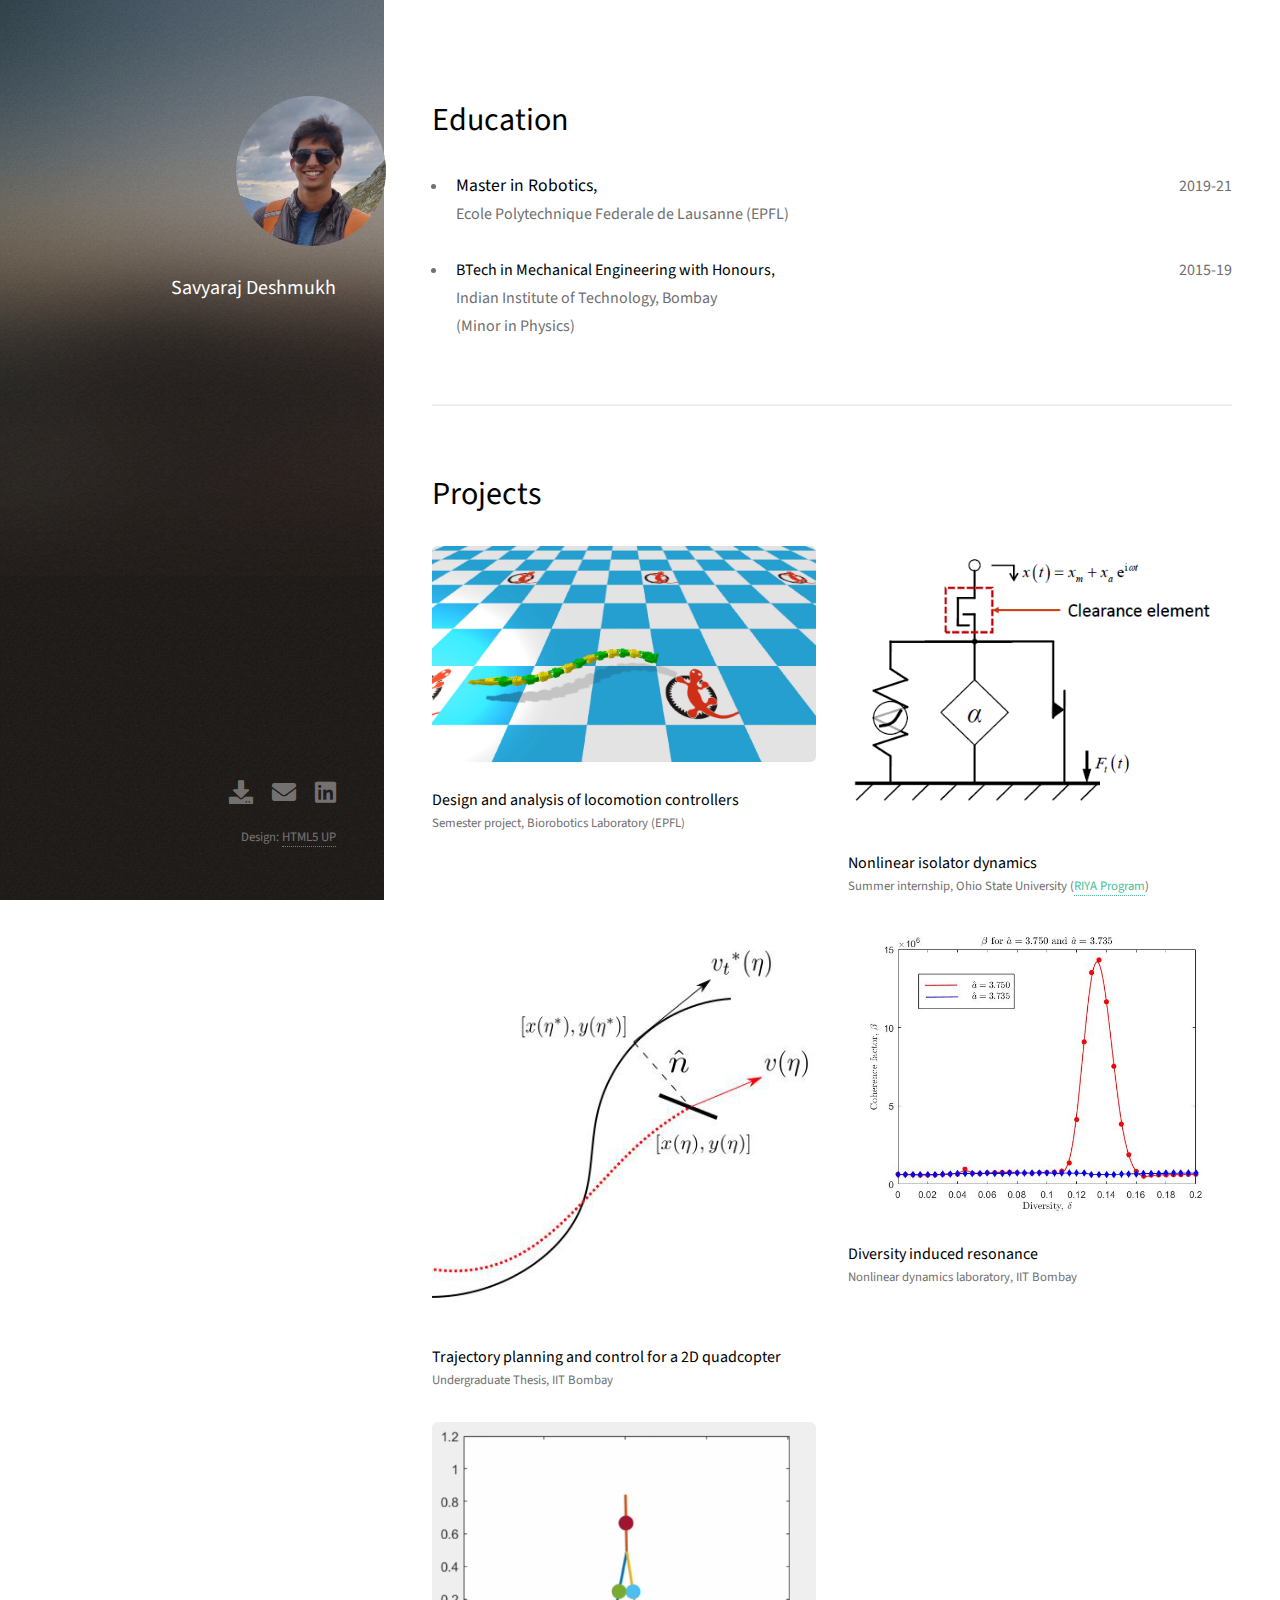
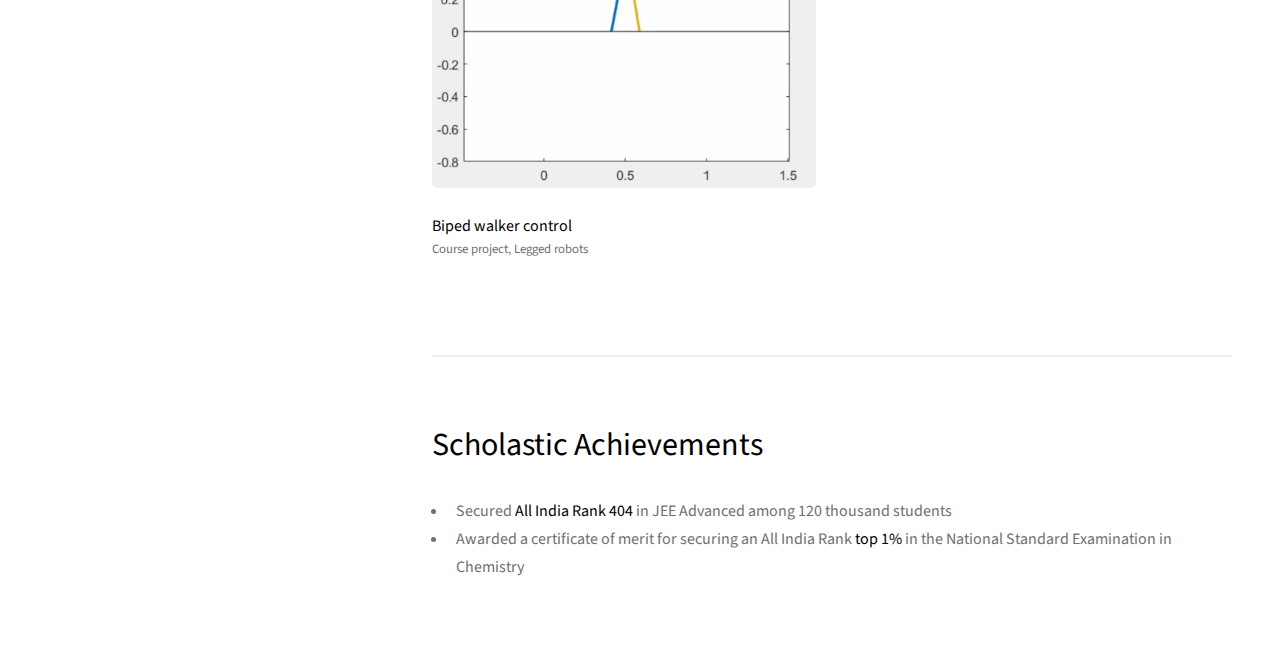
<file: index.html>
<!DOCTYPE HTML>
<!--
	Strata by HTML5 UP
	html5up.net | @ajlkn
	Free for personal and commercial use under the CCA 3.0 license (html5up.net/license)
-->
<html>
	<head>
		<title>Savyaraj Deshmukh</title>
		<meta charset="utf-8" />
		<meta name="viewport" content="width=device-width, initial-scale=1, user-scalable=no" />
		<link rel="stylesheet" href="assets/css/main.css" />
	</head>
	<body class="is-preload">

		<!-- Header -->
			<header id="header">
				<div class="inner">
					<a href="#" class="image avatar"><img src="images/me2.jpg" width="150" height="150" alt="" /></a> <br>
					<h1><strong>Savyaraj Deshmukh</strong></h1>  <br> <br>
					
				</div>
			</header>

		<!-- Main -->
			<div id="main">

				<!-- One -->
					<section id="one">
						<header class="major">
							<h2>Education</h2>
							<br><br>
						</header>
						<ul>
							<li> <h4><strong>Master in Robotics,</strong></h4> <span style="float:right">2019-21</span><br /> Ecole Polytechnique Federale de Lausanne (EPFL) <br><br>
							<li> <strong>BTech in Mechanical Engineering with Honours,</strong> <span style="float:right">2015-19</span><br /> Indian Institute of Technology, Bombay <br /> (Minor in Physics)
						</ul>
					</section>

				<!-- Two -->
					<section id="two">
						<header class="major">
							<h2>Projects</h2> <br><br>
						</header>

						<div class="row">
							<article class="col-6 col-12-xsmall work-item">
								<a href="project_1.html"><img src="images/robot_swimming_poster.png" class="image fit thumb" alt="" /></a>
								<h3> <strong>Design and analysis of locomotion controllers</strong> </h3>
								<p> Semester project, Biorobotics Laboratory (EPFL)</p>
							</article>
							<article class="col-6 col-12-xsmall work-item">
								<a href="project_2.html"><img src="images/clearance.png" class="image fit thumb" alt="" /></a>
								<h3> <strong>Nonlinear isolator dynamics</strong> </h3>
								<p> Summer internship, Ohio State University (<a href="https://mae.osu.edu/RIYA">RIYA Program</a>) </p>
							</article>
							<article class="col-6 col-12-xsmall work-item">
								<a href="project_3.html"><img src="images/track.png" class="image fit thumb" alt="" /></a>
								<h3> <strong>Trajectory planning and control for a 2D quadcopter</strong> </h3>
								<p>Undergraduate Thesis, IIT Bombay</p>
							</article>
							<article class="col-6 col-12-xsmall work-item">
								<a href="project_4.html"><img src="images/coherence.jpg" class="image fit thumb" alt="" /></a>
								<h3> <strong>Diversity induced resonance</strong></h3>
								<p>Nonlinear dynamics laboratory, IIT Bombay</p>
							</article>
							<article class="col-6 col-12-xsmall work-item">
								<a href="project_5.html"><img src="images/walker.png" class="image fit thumb" alt="" /></a>
								<h3><strong>Biped walker control</strong></h3>
								<p>Course project, Legged robots</p>
							</article>

						</div>
					</section>

					<section id="three">
						<header class="major">
							<h2>Scholastic Achievements</h2> <br><br>
						</header>
						<ul>
							<li> Secured <b>All India Rank 404</b> in JEE Advanced among 120 thousand students
							<li> Awarded a certificate of merit for securing an All India Rank <b> top 1%</b> in the National Standard Examination in Chemistry
						</ul>
						</section>

						<!-- <section id="four">
							<header class="major">
								<h3>Technical Skills</h3>
							</header>
							<ul>
								<li> Programming: Python, MATLAB, C++
								<li> Tools: SolidWorks, ANSYS Fluent, AutoCAD, Latex
							</ul>
							</section>

							<section id="five">
								<header class="major">
									<h3>Laungages</h3>
								</header>
								<ul>
									<li> English    Full profeciency
									<li> Hindi      Full profeciency
									<li> Marathi    Mother tongue
									<li> French     Beginner (A1)
								</ul>
								</section> -->
				<!-- Three -->
					<!-- <section id="three">
						<h2>Get In Touch</h2>
						<p>Accumsan pellentesque commodo blandit enim arcu non at amet id arcu magna. Accumsan orci faucibus id eu lorem semper nunc nisi lorem vulputate lorem neque lorem ipsum dolor.</p>
						<div class="row">
							<div class="col-8 col-12-small">
								<form method="post" action="#">
									<div class="row gtr-uniform gtr-50">
										<div class="col-6 col-12-xsmall"><input type="text" name="name" id="name" placeholder="Name" /></div>
										<div class="col-6 col-12-xsmall"><input type="email" name="email" id="email" placeholder="Email" /></div>
										<div class="col-12"><textarea name="message" id="message" placeholder="Message" rows="4"></textarea></div>
									</div>
								</form>
								<ul class="actions">
									<li><input type="submit" value="Send Message" /></li>
								</ul>
							</div>
							<div class="col-4 col-12-small">
								<ul class="labeled-icons">
									<li>
										<h3 class="icon solid fa-home"><span class="label">Address</span></h3>
										1234 Somewhere Rd.<br />
										Nashville, TN 00000<br />
										United States
									</li>
									<li>
										<h3 class="icon solid fa-mobile-alt"><span class="label">Phone</span></h3>
										000-000-0000
									</li>
									<li>
										<h3 class="icon solid fa-envelope"><span class="label">Email</span></h3>
										<a href="#">hello@untitled.tld</a>
									</li>
								</ul>
							</div>
						</div>
					</section>
 -->
				<!-- Four -->

					<!--
						<section>
							<h4>Lists</h4>
							<div class="row">
								<div class="col-6 col-12-xsmall">
									<h5>Unordered</h5>
									<ul>
										<li>Dolor pulvinar etiam magna etiam.</li>
										<li>Sagittis adipiscing lorem eleifend.</li>
										<li>Felis enim feugiat dolore viverra.</li>
									</ul>
									<h5>Alternate</h5>
									<ul class="alt">
										<li>Dolor pulvinar etiam magna etiam.</li>
										<li>Sagittis adipiscing lorem eleifend.</li>
										<li>Felis enim feugiat dolore viverra.</li>
									</ul>
								</div>
								<div class="col-6 col-12-xsmall">
									<h5>Ordered</h5>
									<ol>
										<li>Dolor pulvinar etiam magna etiam.</li>
										<li>Etiam vel felis at lorem sed viverra.</li>
										<li>Felis enim feugiat dolore viverra.</li>
										<li>Dolor pulvinar etiam magna etiam.</li>
										<li>Etiam vel felis at lorem sed viverra.</li>
										<li>Felis enim feugiat dolore viverra.</li>
									</ol>
									<h5>Icons</h5>
									<ul class="icons">
										<li><a href="#" class="icon brands fa-twitter"><span class="label">Twitter</span></a></li>
										<li><a href="#" class="icon brands fa-facebook-f"><span class="label">Facebook</span></a></li>
										<li><a href="#" class="icon brands fa-instagram"><span class="label">Instagram</span></a></li>
										<li><a href="#" class="icon brands fa-github"><span class="label">Github</span></a></li>
										<li><a href="#" class="icon brands fa-dribbble"><span class="label">Dribbble</span></a></li>
										<li><a href="#" class="icon brands fa-tumblr"><span class="label">Tumblr</span></a></li>
									</ul>
								</div>
							</div>
							<h5>Actions</h5>
							<ul class="actions">
								<li><a href="#" class="button primary">Default</a></li>
								<li><a href="#" class="button">Default</a></li>
							</ul>
							<ul class="actions small">
								<li><a href="#" class="button primary small">Small</a></li>
								<li><a href="#" class="button small">Small</a></li>
							</ul>
							<div class="row">
								<div class="col-6 col-12-small">
									<ul class="actions stacked">
										<li><a href="#" class="button primary">Default</a></li>
										<li><a href="#" class="button">Default</a></li>
									</ul>
								</div>
								<div class="col-6 col-12-small">
									<ul class="actions stacked">
										<li><a href="#" class="button primary small">Small</a></li>
										<li><a href="#" class="button small">Small</a></li>
									</ul>
								</div>
								<div class="col-6 col-12-small">
									<ul class="actions stacked">
										<li><a href="#" class="button primary fit">Default</a></li>
										<li><a href="#" class="button fit">Default</a></li>
									</ul>
								</div>
								<div class="col-6 col-12-small">
									<ul class="actions stacked">
										<li><a href="#" class="button primary small fit">Small</a></li>
										<li><a href="#" class="button small fit">Small</a></li>
									</ul>
								</div>
							</div>
						</section>

						<section>
							<h4>Table</h4>
							<h5>Default</h5>
							<div class="table-wrapper">
								<table>
									<thead>
										<tr>
											<th>Name</th>
											<th>Description</th>
											<th>Price</th>
										</tr>
									</thead>
									<tbody>
										<tr>
											<td>Item One</td>
											<td>Ante turpis integer aliquet porttitor.</td>
											<td>29.99</td>
										</tr>
										<tr>
											<td>Item Two</td>
											<td>Vis ac commodo adipiscing arcu aliquet.</td>
											<td>19.99</td>
										</tr>
										<tr>
											<td>Item Three</td>
											<td> Morbi faucibus arcu accumsan lorem.</td>
											<td>29.99</td>
										</tr>
										<tr>
											<td>Item Four</td>
											<td>Vitae integer tempus condimentum.</td>
											<td>19.99</td>
										</tr>
										<tr>
											<td>Item Five</td>
											<td>Ante turpis integer aliquet porttitor.</td>
											<td>29.99</td>
										</tr>
									</tbody>
									<tfoot>
										<tr>
											<td colspan="2"></td>
											<td>100.00</td>
										</tr>
									</tfoot>
								</table>
							</div>

							<h5>Alternate</h5>
							<div class="table-wrapper">
								<table class="alt">
									<thead>
										<tr>
											<th>Name</th>
											<th>Description</th>
											<th>Price</th>
										</tr>
									</thead>
									<tbody>
										<tr>
											<td>Item One</td>
											<td>Ante turpis integer aliquet porttitor.</td>
											<td>29.99</td>
										</tr>
										<tr>
											<td>Item Two</td>
											<td>Vis ac commodo adipiscing arcu aliquet.</td>
											<td>19.99</td>
										</tr>
										<tr>
											<td>Item Three</td>
											<td> Morbi faucibus arcu accumsan lorem.</td>
											<td>29.99</td>
										</tr>
										<tr>
											<td>Item Four</td>
											<td>Vitae integer tempus condimentum.</td>
											<td>19.99</td>
										</tr>
										<tr>
											<td>Item Five</td>
											<td>Ante turpis integer aliquet porttitor.</td>
											<td>29.99</td>
										</tr>
									</tbody>
									<tfoot>
										<tr>
											<td colspan="2"></td>
											<td>100.00</td>
										</tr>
									</tfoot>
								</table>
							</div>
						</section>

						<section>
							<h4>Buttons</h4>
							<ul class="actions">
								<li><a href="#" class="button primary">Primary</a></li>
								<li><a href="#" class="button">Default</a></li>
							</ul>
							<ul class="actions">
								<li><a href="#" class="button large">Large</a></li>
								<li><a href="#" class="button">Default</a></li>
								<li><a href="#" class="button small">Small</a></li>
							</ul>
							<ul class="actions fit">
								<li><a href="#" class="button primary fit">Fit</a></li>
								<li><a href="#" class="button fit">Fit</a></li>
							</ul>
							<ul class="actions fit small">
								<li><a href="#" class="button primary fit small">Fit + Small</a></li>
								<li><a href="#" class="button fit small">Fit + Small</a></li>
							</ul>
							<ul class="actions">
								<li><a href="#" class="button primary icon solid fa-download">Icon</a></li>
								<li><a href="#" class="button icon solid fa-download">Icon</a></li>
							</ul>
							<ul class="actions">
								<li><span class="button primary disabled">Primary</span></li>
								<li><span class="button disabled">Default</span></li>
							</ul>
						</section>

						<section>
							<h4>Form</h4>
							<form method="post" action="#">
								<div class="row gtr-uniform gtr-50">
									<div class="col-6 col-12-xsmall">
										<input type="text" name="demo-name" id="demo-name" value="" placeholder="Name" />
									</div>
									<div class="col-6 col-12-xsmall">
										<input type="email" name="demo-email" id="demo-email" value="" placeholder="Email" />
									</div>
									<div class="col-12">
										<select name="demo-category" id="demo-category">
											<option value="">- Category -</option>
											<option value="1">Manufacturing</option>
											<option value="1">Shipping</option>
											<option value="1">Administration</option>
											<option value="1">Human Resources</option>
										</select>
									</div>
									<div class="col-4 col-12-small">
										<input type="radio" id="demo-priority-low" name="demo-priority" checked>
										<label for="demo-priority-low">Low Priority</label>
									</div>
									<div class="col-4 col-12-small">
										<input type="radio" id="demo-priority-normal" name="demo-priority">
										<label for="demo-priority-normal">Normal Priority</label>
									</div>
									<div class="col-4 col-12-small">
										<input type="radio" id="demo-priority-high" name="demo-priority">
										<label for="demo-priority-high">High Priority</label>
									</div>
									<div class="col-6 col-12-small">
										<input type="checkbox" id="demo-copy" name="demo-copy">
										<label for="demo-copy">Email me a copy of this message</label>
									</div>
									<div class="col-6 col-12-small">
										<input type="checkbox" id="demo-human" name="demo-human" checked>
										<label for="demo-human">I am a human and not a robot</label>
									</div>
									<div class="col-12">
										<textarea name="demo-message" id="demo-message" placeholder="Enter your message" rows="6"></textarea>
									</div>
									<div class="col-12">
										<ul class="actions">
											<li><input type="submit" value="Send Message" class="primary" /></li>
											<li><input type="reset" value="Reset" /></li>
										</ul>
									</div>
								</div>
							</form>
						</section>
 -->
						<!-- <section>
							<h4>Image</h4>
							<h5>Fit</h5>
							<div class="box alt">
								<div class="row gtr-50 gtr-uniform">
									<div class="col-12"><span class="image fit"><img src="images/fulls/05.jpg" alt="" /></span></div>
									<div class="col-4"><span class="image fit"><img src="images/thumbs/01.jpg" alt="" /></span></div>
									<div class="col-4"><span class="image fit"><img src="images/thumbs/02.jpg" alt="" /></span></div>
									<div class="col-4"><span class="image fit"><img src="images/thumbs/03.jpg" alt="" /></span></div>
									<div class="col-4"><span class="image fit"><img src="images/thumbs/04.jpg" alt="" /></span></div>
									<div class="col-4"><span class="image fit"><img src="images/thumbs/05.jpg" alt="" /></span></div>
									<div class="col-4"><span class="image fit"><img src="images/thumbs/06.jpg" alt="" /></span></div>
									<div class="col-4"><span class="image fit"><img src="images/thumbs/03.jpg" alt="" /></span></div>
									<div class="col-4"><span class="image fit"><img src="images/thumbs/02.jpg" alt="" /></span></div>
									<div class="col-4"><span class="image fit"><img src="images/thumbs/01.jpg" alt="" /></span></div>
								</div>
							</div>
							<h5>Left &amp; Right</h5>
							<p><span class="image left"><img src="images/avatar.jpg" alt="" /></span>Fringilla nisl. Donec accumsan interdum nisi, quis tincidunt felis sagittis eget. tempus euismod. Vestibulum ante ipsum primis in faucibus vestibulum. Blandit adipiscing eu felis iaculis volutpat ac adipiscing accumsan eu faucibus. Integer ac pellentesque praesent tincidunt felis sagittis eget. tempus euismod. Vestibulum ante ipsum primis in faucibus vestibulum. Blandit adipiscing eu felis iaculis volutpat ac adipiscing accumsan eu faucibus. Integer ac pellentesque praesent. Donec accumsan interdum nisi, quis tincidunt felis sagittis eget. tempus euismod. Vestibulum ante ipsum primis in faucibus vestibulum. Blandit adipiscing eu felis iaculis volutpat ac adipiscing accumsan eu faucibus. Integer ac pellentesque praesent tincidunt felis sagittis eget. tempus euismod. Vestibulum ante ipsum primis in faucibus vestibulum. Blandit adipiscing eu felis iaculis volutpat ac adipiscing accumsan eu faucibus. Integer ac pellentesque praesent.</p>
							<p><span class="image right"><img src="images/avatar.jpg" alt="" /></span>Fringilla nisl. Donec accumsan interdum nisi, quis tincidunt felis sagittis eget. tempus euismod. Vestibulum ante ipsum primis in faucibus vestibulum. Blandit adipiscing eu felis iaculis volutpat ac adipiscing accumsan eu faucibus. Integer ac pellentesque praesent tincidunt felis sagittis eget. tempus euismod. Vestibulum ante ipsum primis in faucibus vestibulum. Blandit adipiscing eu felis iaculis volutpat ac adipiscing accumsan eu faucibus. Integer ac pellentesque praesent. Donec accumsan interdum nisi, quis tincidunt felis sagittis eget. tempus euismod. Vestibulum ante ipsum primis in faucibus vestibulum. Blandit adipiscing eu felis iaculis volutpat ac adipiscing accumsan eu faucibus. Integer ac pellentesque praesent tincidunt felis sagittis eget. tempus euismod. Vestibulum ante ipsum primis in faucibus vestibulum. Blandit adipiscing eu felis iaculis volutpat ac adipiscing accumsan eu faucibus. Integer ac pellentesque praesent.</p>
						</section>

					</section> -->


			</div>

			<!-- Footer -->
				<footer id="footer">
					<div class="inner">
						<ul class="icons">
							<li><a href="documents/CV.pdf" class="icon solid fa-download"><span class="label">Download</span></a></li>
							<li><a href="mailto:savyaraj.deshmukh@epfl.ch" class="icon solid fa-envelope"><span class="label">Email</span></a></li>
							<li><a href="https://www.linkedin.com/in/savyaraj-deshmukh-631372121/" class="icon brands fa-linkedin"><span class="label">LinkedIn</span></a></li>
						</ul>
						<ul class="copyright">
							<li>Design: <a href="http://html5up.net">HTML5 UP</a></li>
						</ul>
					</div>
				</footer>

			<!-- Scripts -->
				<script src="assets/js/jquery.min.js"></script>
				<script src="assets/js/jquery.poptrox.min.js"></script>
				<script src="assets/js/browser.min.js"></script>
				<script src="assets/js/breakpoints.min.js"></script>
				<script src="assets/js/util.js"></script>
				<script src="assets/js/main.js"></script>

		</body>
		</html>
</file>
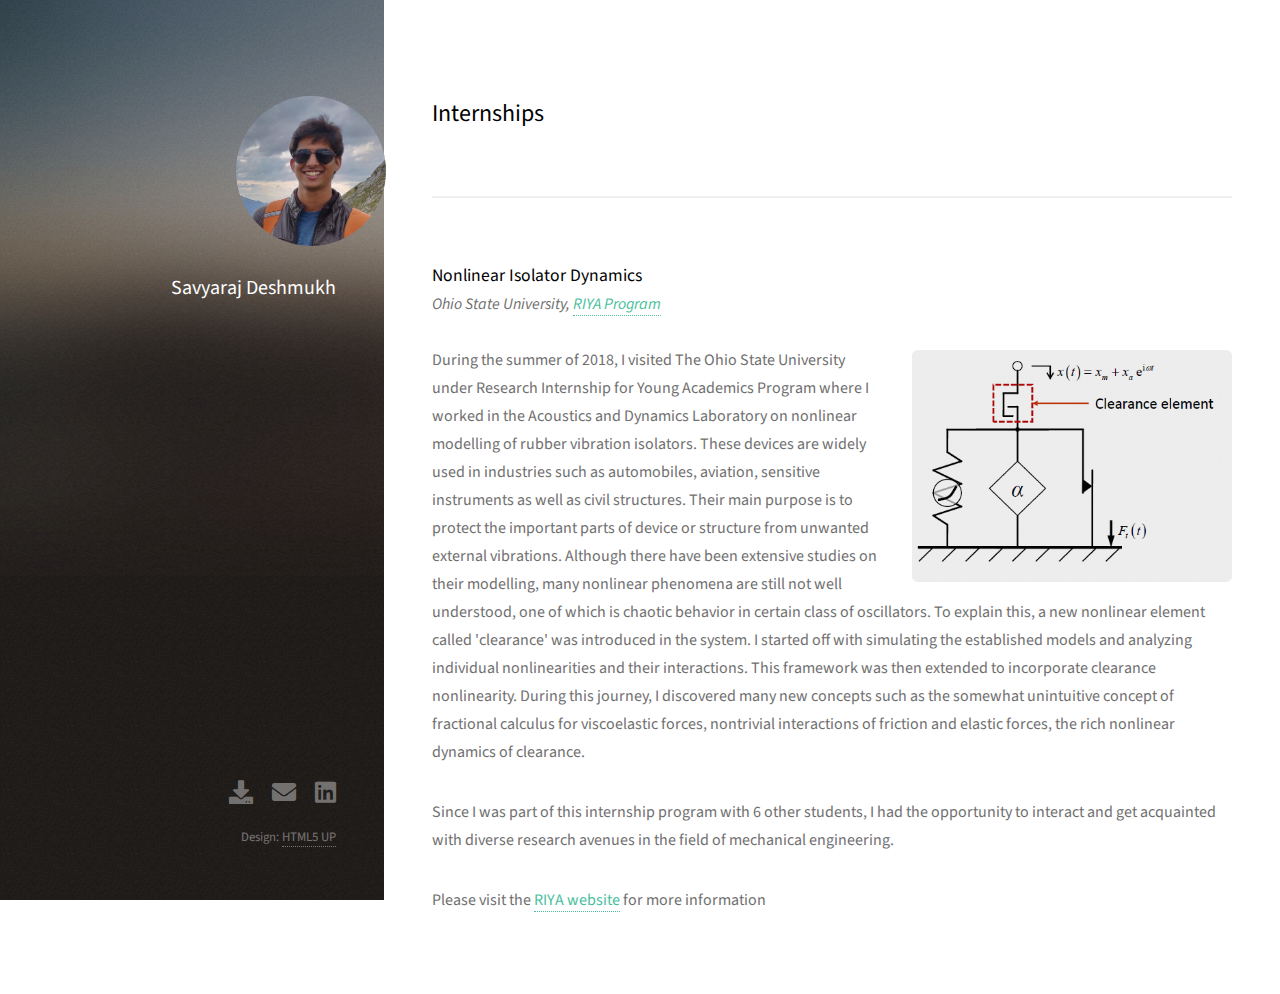
<file: project_2.html>
<!DOCTYPE HTML>
<!--
	Strata by HTML5 UP
	html5up.net | @ajlkn
	Free for personal and commercial use under the CCA 3.0 license (html5up.net/license)
-->
<html>
<head>
	<title>Savyaraj Deshmukh</title>
	<meta charset="utf-8" />
	<meta name="viewport" content="width=device-width, initial-scale=1, user-scalable=no" />
	<link rel="stylesheet" href="assets/css/main.css" />
</head>
<body class="is-preload">

	<!-- Header -->
		<header id="header">
			<div class="inner">
				<a href="#" class="image avatar"><img src="images/me2.jpg" width="150" height="150" alt="" /></a> <br>
				<h1><strong>Savyaraj Deshmukh</strong></h1>  <br> <br>
				
			</div>
		</header>

		<!-- Main -->
			<div id="main">

						<h2>Internships</h2>

						<section>
							<h4>Nonlinear Isolator Dynamics</h4> <br>
						 	<i>Ohio State University, <a href="https://mae.osu.edu/RIYA">RIYA Program</a></i> <br> <br>
						 	<p>
						 	<span class="image right"><img src="images/clearance.png" alt="" /></span>
						 During the summer of 2018, I visited The Ohio State University under Research Internship for Young Academics Program where I worked in the Acoustics and Dynamics Laboratory on nonlinear modelling of rubber vibration isolators. These devices are widely used in industries such as automobiles, aviation, sensitive instruments as well as civil structures. Their main purpose is to protect the important parts of device or structure from unwanted external vibrations. Although there have been extensive studies on their modelling, many nonlinear phenomena are still not well understood, one of which is chaotic behavior in certain class of oscillators. To explain this, a new nonlinear element called 'clearance' was introduced in the system. I started off with simulating the established models and analyzing individual nonlinearities and their interactions. This framework was then extended to incorporate clearance nonlinearity. During this journey, I discovered many new concepts such as the somewhat unintuitive concept of fractional calculus for viscoelastic forces, nontrivial interactions of friction and elastic forces, the rich nonlinear dynamics of clearance.</p>

							<p>Since I was part of this internship program with 6 other students, I had the opportunity to interact and get acquainted with diverse research avenues in the field of mechanical engineering.</p>
							<p>Please visit the <a href="https://www.mae.osu.edu/resources/previous-riya-scholars">RIYA website</a> for more information</p>
						</section>
				</div>

				<!-- Footer -->
					<footer id="footer">
						<div class="inner">
							<ul class="icons">
								<li><a href="documents/CV.pdf" class="icon solid fa-download"><span class="label">Download</span></a></li>
								<li><a href="mailto:savyaraj.deshmukh@epfl.ch" class="icon solid fa-envelope"><span class="label">Email</span></a></li>
								<li><a href="https://www.linkedin.com/in/savyaraj-deshmukh-631372121/" class="icon brands fa-linkedin"><span class="label">LinkedIn</span></a></li>
							</ul>
							<ul class="copyright">
								<li>Design: <a href="http://html5up.net">HTML5 UP</a></li>
							</ul>
						</div>
					</footer>

				<!-- Scripts -->
					<script src="assets/js/jquery.min.js"></script>
					<script src="assets/js/jquery.poptrox.min.js"></script>
					<script src="assets/js/browser.min.js"></script>
					<script src="assets/js/breakpoints.min.js"></script>
					<script src="assets/js/util.js"></script>
					<script src="assets/js/main.js"></script>

			</body>
			</html>
</file>
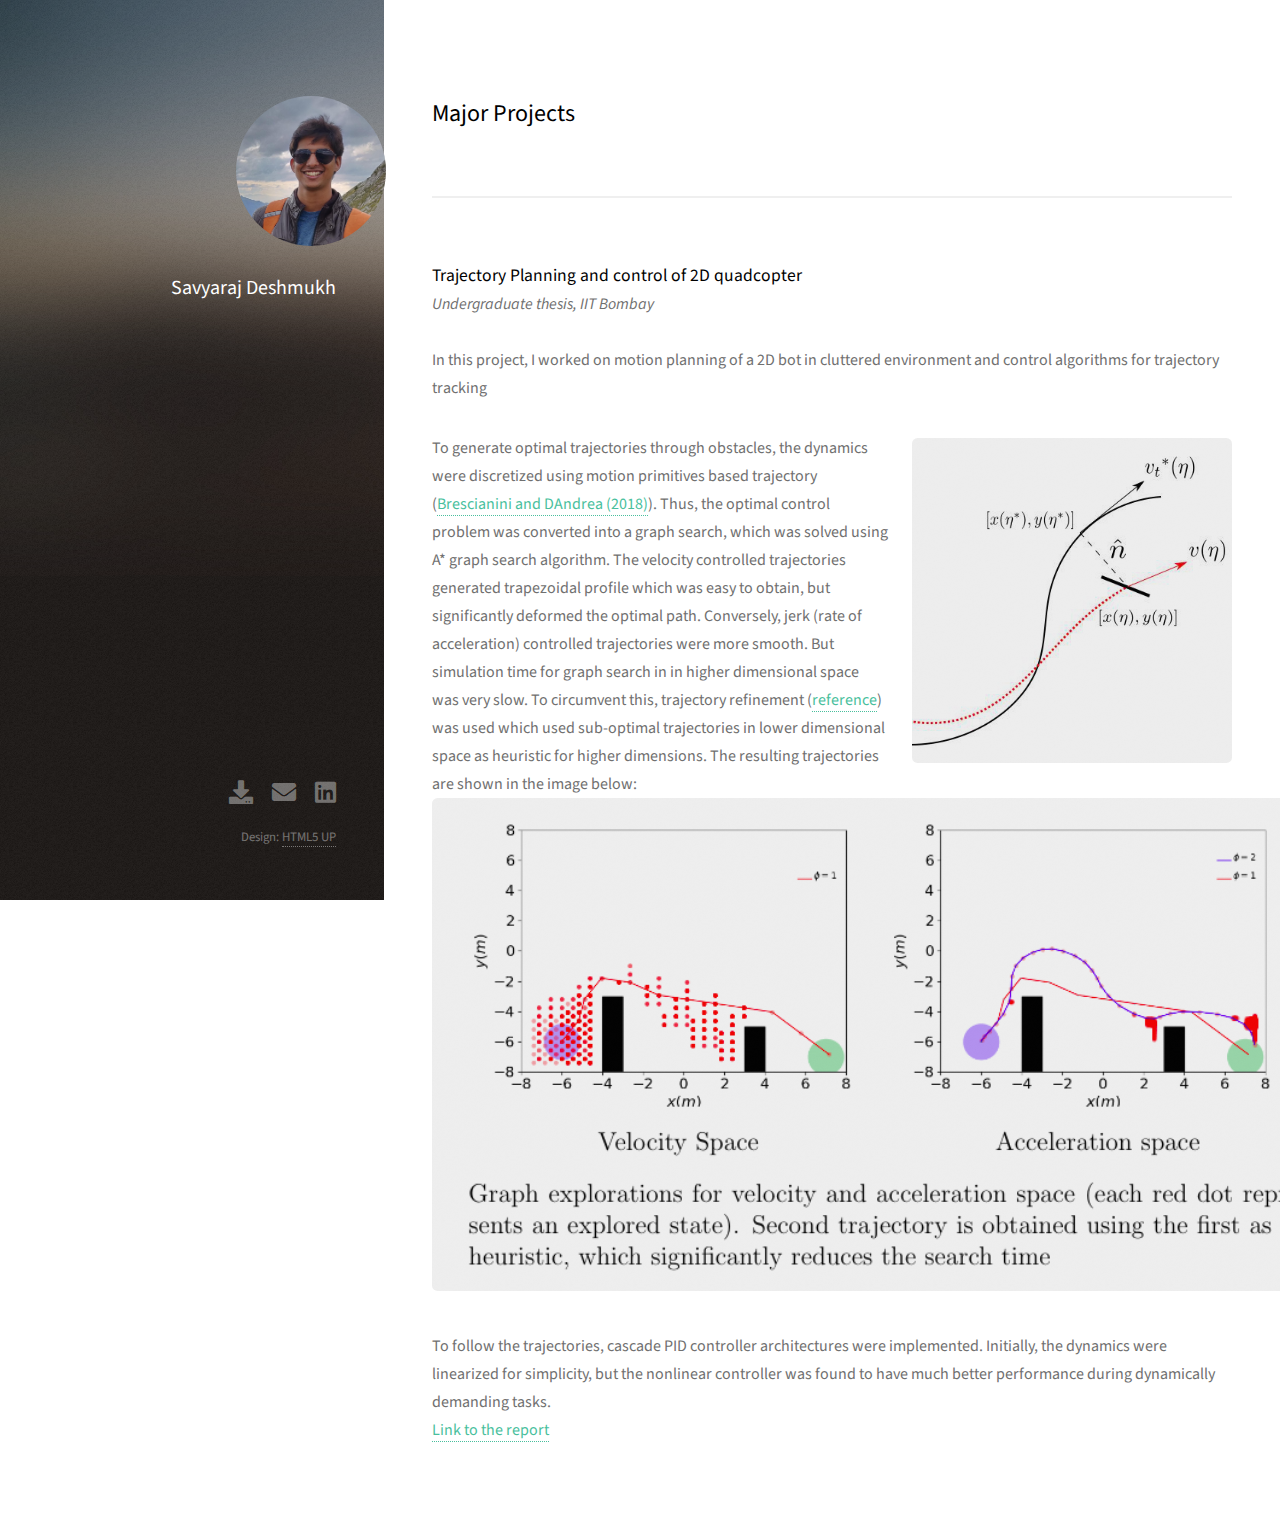
<file: project_3.html>
<!DOCTYPE HTML>
<!--
	Strata by HTML5 UP
	html5up.net | @ajlkn
	Free for personal and commercial use under the CCA 3.0 license (html5up.net/license)
-->
<html>
<head>
	<title>Savyaraj Deshmukh</title>
	<meta charset="utf-8" />
	<meta name="viewport" content="width=device-width, initial-scale=1, user-scalable=no" />
	<link rel="stylesheet" href="assets/css/main.css" />
</head>
<body class="is-preload">

	<!-- Header -->
		<header id="header">
			<div class="inner">
				<a href="#" class="image avatar"><img src="images/me2.jpg" width="150" height="150" alt="" /></a> <br>
				<h1><strong>Savyaraj Deshmukh</strong></h1>  <br> <br>
				
			</div>
		</header>

		<!-- Main -->
			<div id="main">


						<h2>Major Projects</h2>

						<section>
							<h4>Trajectory Planning and control of 2D quadcopter</h4> <br>
							<i>Undergraduate thesis, IIT Bombay</i> <br> <br>
							<p>In this project, I worked on motion planning of a 2D bot in cluttered environment and control algorithms for
							trajectory tracking</p>
							<p>
								<span class="image right"><img src="images/track.png" alt="" /></span>
								To generate optimal trajectories through obstacles, the dynamics were discretized using motion primitives based trajectory (<a href="https://ieeexplore.ieee.org/document/8336503">Brescianini and DAndrea (2018)</a>).
								Thus, the optimal control problem was converted into a graph search, which was solved using A* graph search algorithm.
								The velocity controlled trajectories generated trapezoidal profile which was easy to obtain, but significantly deformed the optimal
								path. Conversely, jerk (rate of acceleration) controlled trajectories were more smooth. But simulation time for graph search in
								in higher dimensional space was very slow. To circumvent this, trajectory refinement (<a href="https://ieeexplore.ieee.org/abstract/document/8264768">reference</a>) was used which used sub-optimal trajectories
								in lower dimensional space as heuristic for higher dimensions. The resulting trajectories are shown in the image below:
								<span class="image center"><img src="images/exploration.png" width=900 alt="" /></span>
							</p>

							 <p>
								 To follow the trajectories, cascade PID controller architectures were implemented. Initially, the dynamics were linearized
								 for simplicity, but the nonlinear controller was found to have much better performance during dynamically demanding tasks.
								 <br>
								 <a href="documents/report_BTP.pdf">Link to the report</a>
							 </p>


							</section>
				</div>

				<!-- Footer -->
					<footer id="footer">
						<div class="inner">
							<ul class="icons">
								<li><a href="documents/CV.pdf" class="icon solid fa-download"><span class="label">Download</span></a></li>
								<li><a href="mailto:savyaraj.deshmukh@epfl.ch" class="icon solid fa-envelope"><span class="label">Email</span></a></li>
								<li><a href="https://www.linkedin.com/in/savyaraj-deshmukh-631372121/" class="icon brands fa-linkedin"><span class="label">LinkedIn</span></a></li>
							</ul>
							<ul class="copyright">
								<li>Design: <a href="http://html5up.net">HTML5 UP</a></li>
							</ul>
						</div>
					</footer>

				<!-- Scripts -->
					<script src="assets/js/jquery.min.js"></script>
					<script src="assets/js/jquery.poptrox.min.js"></script>
					<script src="assets/js/browser.min.js"></script>
					<script src="assets/js/breakpoints.min.js"></script>
					<script src="assets/js/util.js"></script>
					<script src="assets/js/main.js"></script>

			</body>
			</html>
</file>
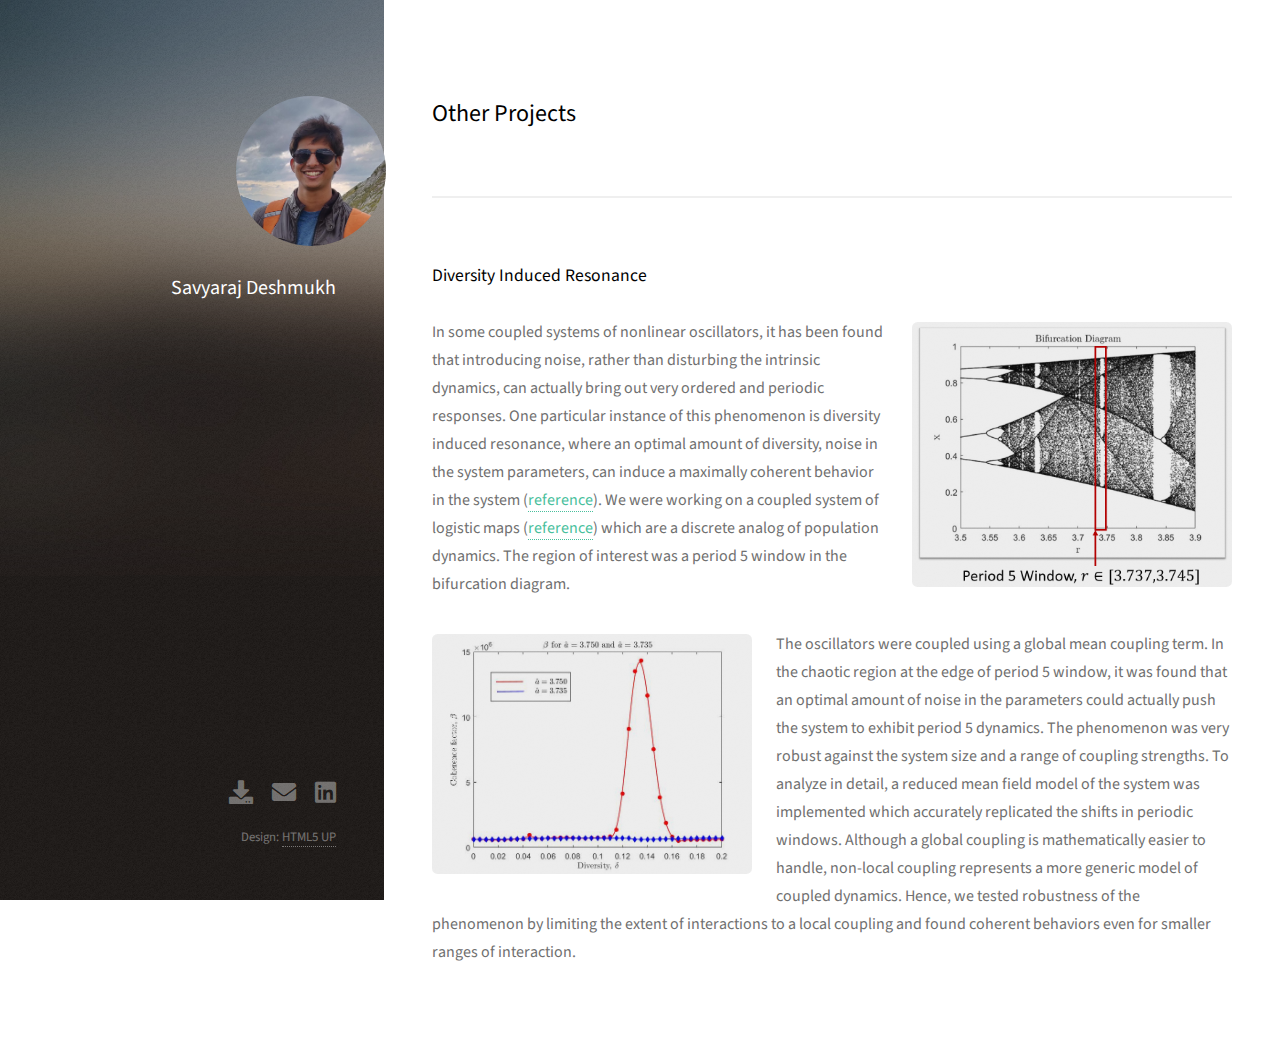
<file: project_4.html>
<!DOCTYPE HTML>
  <!--
  	Strata by HTML5 UP
  	html5up.net | @ajlkn
  	Free for personal and commercial use under the CCA 3.0 license (html5up.net/license)
  -->
  <html>
  <head>
		<title>Savyaraj Deshmukh</title>
		<meta charset="utf-8" />
		<meta name="viewport" content="width=device-width, initial-scale=1, user-scalable=no" />
		<link rel="stylesheet" href="assets/css/main.css" />
	</head>
	<body class="is-preload">

		<!-- Header -->
			<header id="header">
				<div class="inner">
					<a href="#" class="image avatar"><img src="images/me2.jpg" width="150" height="150" alt="" /></a> <br>
					<h1><strong>Savyaraj Deshmukh</strong></h1>  <br> <br>
					
				</div>
			</header>
  		<!-- Main -->
  			<div id="main">

            <h2>Other Projects</h2>
            <section>
              <h4>Diversity Induced Resonance</h4> <br><br>
              <p>
                <span class="image right"><img src="images/bifurcation.png" alt="" /></span>
                In some coupled systems of nonlinear oscillators, it has been found that introducing noise, rather than disturbing the intrinsic dynamics, can actually bring out very ordered and periodic responses. One particular instance of this phenomenon is diversity induced resonance, where an optimal amount of diversity, noise in the system parameters, can induce a maximally coherent behavior in the system (<a href="https://arxiv.org/abs/0808.0522">reference</a>). We were working on a coupled system of logistic maps (<a href="https://en.wikipedia.org/wiki/Logistic_map">reference</a>) which are a discrete analog of population dynamics. The region of interest was a period 5 window in the bifurcation diagram.
              </p>
                <p><span class="image left"><img src="images/coherence.jpg" alt="" /></span>
                  The oscillators were coupled using a global mean coupling term. In the chaotic region at the edge of period 5 window, it was found that an optimal amount of noise in the parameters could actually push the system to exhibit period 5 dynamics. The phenomenon was very robust against the system size and a range of coupling strengths. To analyze in detail, a reduced mean field model of the system was implemented which accurately replicated the shifts in periodic windows. Although a global coupling is mathematically easier to handle, non-local coupling represents a more generic model of coupled dynamics. Hence, we tested robustness of the phenomenon by limiting the extent of interactions to a local coupling and found coherent behaviors even for smaller ranges of interaction.
                </p>

              </section>
  				</div>

          <!-- Footer -->
            <footer id="footer">
              <div class="inner">
                <ul class="icons">
                  <li><a href="documents/CV.pdf" class="icon solid fa-download"><span class="label">Download</span></a></li>
                  <li><a href="mailto:savyaraj.deshmukh@epfl.ch" class="icon solid fa-envelope"><span class="label">Email</span></a></li>
                  <li><a href="https://www.linkedin.com/in/savyaraj-deshmukh-631372121/" class="icon brands fa-linkedin"><span class="label">LinkedIn</span></a></li>
                </ul>
                <ul class="copyright">
                  <li>Design: <a href="http://html5up.net">HTML5 UP</a></li>
                </ul>
              </div>
            </footer>

          <!-- Scripts -->
            <script src="assets/js/jquery.min.js"></script>
            <script src="assets/js/jquery.poptrox.min.js"></script>
            <script src="assets/js/browser.min.js"></script>
            <script src="assets/js/breakpoints.min.js"></script>
            <script src="assets/js/util.js"></script>
            <script src="assets/js/main.js"></script>

        </body>
        </html>
</file>
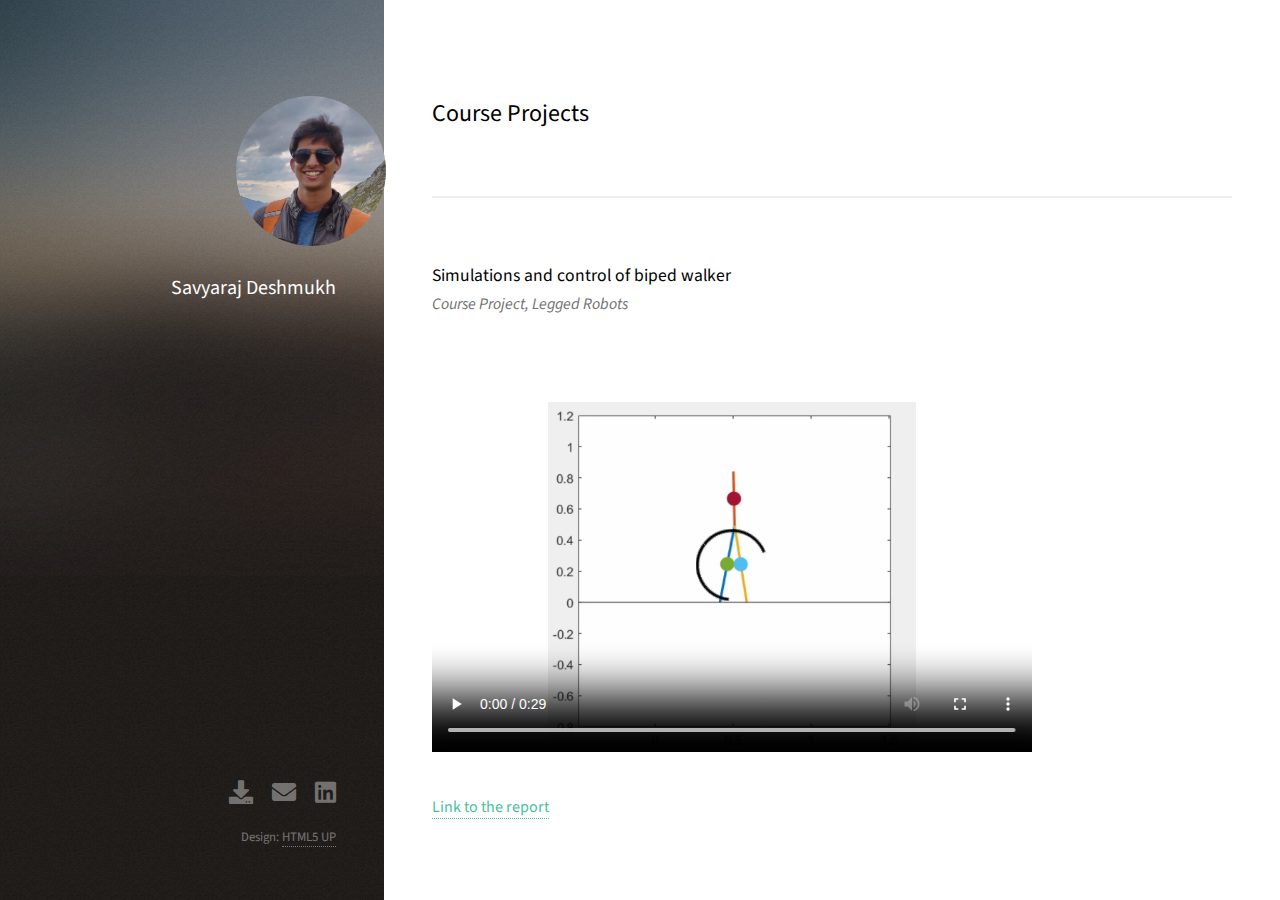
<file: project_5.html>
<!DOCTYPE HTML>
<!--
	Strata by HTML5 UP
	html5up.net | @ajlkn
	Free for personal and commercial use under the CCA 3.0 license (html5up.net/license)
-->
<html>
<head>
	<title>Savyaraj Deshmukh</title>
	<meta charset="utf-8" />
	<meta name="viewport" content="width=device-width, initial-scale=1, user-scalable=no" />
	<link rel="stylesheet" href="assets/css/main.css" />
</head>
<body class="is-preload">

	<!-- Header -->
		<header id="header">
			<div class="inner">
				<a href="#" class="image avatar"><img src="images/me2.jpg" width="150" height="150" alt="" /></a> <br>
				<h1><strong>Savyaraj Deshmukh</strong></h1>  <br> <br>
				
			</div>
		</header>

		<!-- Main -->
			<div id="main">

						<h2>Course Projects</h2>

						<section>
							<h4>Simulations and control of biped walker</h4> <br>
						 	<i>Course Project, Legged Robots</i> <br> <br>
							<br><br>
							<p>
							<video width="600" height="350" controls poster="images/walker.png" frameborder="0" allowfullscreen><source src="images/walker.mp4" type="video/mp4"></video>
							</p>
							<a href="documents/report_biped.pdf">Link to the report</a>

				</div>

				<!-- Footer -->
					<footer id="footer">
						<div class="inner">
							<ul class="icons">
								<li><a href="documents/CV.pdf" class="icon solid fa-download"><span class="label">Download</span></a></li>
								<li><a href="mailto:savyaraj.deshmukh@epfl.ch" class="icon solid fa-envelope"><span class="label">Email</span></a></li>
								<li><a href="https://www.linkedin.com/in/savyaraj-deshmukh-631372121/" class="icon brands fa-linkedin"><span class="label">LinkedIn</span></a></li>
							</ul>
							<ul class="copyright">
								<li>Design: <a href="http://html5up.net">HTML5 UP</a></li>
							</ul>
						</div>
					</footer>

				<!-- Scripts -->
					<script src="assets/js/jquery.min.js"></script>
					<script src="assets/js/jquery.poptrox.min.js"></script>
					<script src="assets/js/browser.min.js"></script>
					<script src="assets/js/breakpoints.min.js"></script>
					<script src="assets/js/util.js"></script>
					<script src="assets/js/main.js"></script>

			</body>
			</html>
</file>
<file: assets/css/main.css>
@import url("fontawesome-all.min.css");
@import url("https://fonts.googleapis.com/css?family=Source+Sans+Pro:400,400italic");

/*
	Strata by HTML5 UP
	html5up.net | @ajlkn
	Free for personal and commercial use under the CCA 3.0 license (html5up.net/license)
*/

html, body, div, span, applet, object,
iframe, h1, h2, h3, h4, h5, h6, p, blockquote,
pre, a, abbr, acronym, address, big, cite,
code, del, dfn, em, img, ins, kbd, q, s, samp,
small, strike, strong, sub, sup, tt, var, b,
u, i, center, dl, dt, dd, ol, ul, li, fieldset,
form, label, legend, table, caption, tbody,
tfoot, thead, tr, th, td, article, aside,
canvas, details, embed, figure, figcaption,
footer, header, hgroup, menu, nav, output, ruby,
section, summary, time, mark, audio, video {
	margin: 0;
	padding: 0;
	border: 0;
	font-size: 100%;
	font: inherit;
	vertical-align: baseline;}

article, aside, details, figcaption, figure,
footer, header, hgroup, menu, nav, section {
	display: block;}

body {
	line-height: 1;
}

ol, ul {
	list-style: none;
}

blockquote, q {
	quotes: none;
}

	blockquote:before, blockquote:after, q:before, q:after {
		content: '';
		content: none;
	}

table {
	border-collapse: collapse;
	border-spacing: 0;
}

body {
	-webkit-text-size-adjust: none;
}

mark {
	background-color: transparent;
	color: inherit;
}

input::-moz-focus-inner {
	border: 0;
	padding: 0;
}

input, select, textarea {
	-moz-appearance: none;
	-webkit-appearance: none;
	-ms-appearance: none;
	appearance: none;
}

/* Basic */

	html {
		box-sizing: border-box;
	}

	*, *:before, *:after {
		box-sizing: inherit;
	}

	body {
		background: #fff;
	}

		body.is-preload *, body.is-preload *:before, body.is-preload *:after {
			-moz-animation: none !important;
			-webkit-animation: none !important;
			-ms-animation: none !important;
			animation: none !important;
			-moz-transition: none !important;
			-webkit-transition: none !important;
			-ms-transition: none !important;
			transition: none !important;
		}

	body, input, select, textarea {
		color: #707070;
		font-family: "Source Sans Pro", Helvetica, sans-serif;
		font-size: 16pt;
		font-weight: 400;
		line-height: 1.75em;
	}

	a {
		-moz-transition: color 0.2s ease-in-out, border-color 0.2s ease-in-out;
		-webkit-transition: color 0.2s ease-in-out, border-color 0.2s ease-in-out;
		-ms-transition: color 0.2s ease-in-out, border-color 0.2s ease-in-out;
		transition: color 0.2s ease-in-out, border-color 0.2s ease-in-out;
		border-bottom: dotted 1px;
		color: #49bf9d;
		text-decoration: none;
	}

		a:hover {
			border-bottom-color: transparent;
			color: #49bf9d !important;
			text-decoration: none;
		}

	strong, b {
		color: #000000;
		font-weight: 400;
	}

	em, i {
		font-style: italic;
	}

	p {
		margin: 0 0 2em 0;
	}

	h1, h2, h3, h4, h5, h6 {
		color: #000000;
		font-weight: 400;
		line-height: 1em;
		margin: 0 0 1em 0;
		display: inline;
	}

		h1 a, h2 a, h3 a, h4 a, h5 a, h6 a {
			color: inherit;
			text-decoration: none;
		}

	h1 {
		font-size: 2em;
		line-height: 1.5em;
	}

	h2 {
		font-size: 1.5em;
		line-height: 1.5em;
	}

	h3 {
		font-size: 1.25em;
		line-height: 1.5em;
	}

	h4 {
		font-size: 1.1em;
		line-height: 1.5em;
	}

	h5 {
		font-size: 0.9em;
		line-height: 1.5em;
	}

	h6 {
		font-size: 0.7em;
		line-height: 1.5em;
	}

	sub {
		font-size: 0.8em;
		position: relative;
		top: 0.5em;
	}

	sup {
		font-size: 0.8em;
		position: relative;
		top: -0.5em;
	}

	hr {
		border: 0;
		border-bottom: solid 2px #efefef;
		margin: 2em 0;
	}

		hr.major {
			margin: 3em 0;
		}

	blockquote {
		border-left: solid 6px #efefef;
		font-style: italic;
		margin: 0 0 2em 0;
		padding: 0.5em 0 0.5em 1.5em;
	}

	code {
		background: #f7f7f7;
		border-radius: 0.35em;
		border: solid 2px #efefef;
		font-family: "Courier New", monospace;
		font-size: 0.9em;
		margin: 0 0.25em;
		padding: 0.25em 0.65em;
	}

	pre {
		-webkit-overflow-scrolling: touch;
		font-family: "Courier New", monospace;
		font-size: 0.9em;
		margin: 0 0 2em 0;
	}

		pre code {
			display: block;
			line-height: 1.75em;
			padding: 1em 1.5em;
			overflow-x: auto;
		}

	.align-left {
		text-align: left;
	}

	.align-center {
		text-align: center;
	}

	.align-right {
		text-align: right;
	}

/* Container */

	.container {
		margin: 0 auto;
		max-width: calc(100% - 4em);
		width: 100%;
	}

		.container.xsmall {
			width: 25%;
		}

		.container.small {
			width: 50%;
		}

		.container.medium {
			width: 75%;
		}

		.container.large {
			width: 125%;
		}

		.container.xlarge {
			width: 150%;
		}

		.container.max {
			width: 100%;
		}

		@media screen and (max-width: 980px) {

			.container {
				width: 100% !important;
				max-width: 100% !important;
			}

		}

		@media screen and (max-width: 480px) {

			.container {
				max-width: calc(100% - 3em);
			}

		}

/* Row */

	.row {
		display: flex;
		flex-wrap: wrap;
		box-sizing: border-box;
		align-items: stretch;
	}

		.row > * {
			box-sizing: border-box;
		}

		.row.gtr-uniform > * > :last-child {
			margin-bottom: 0;
		}

		.row.aln-left {
			justify-content: flex-start;
		}

		.row.aln-center {
			justify-content: center;
		}

		.row.aln-right {
			justify-content: flex-end;
		}

		.row.aln-top {
			align-items: flex-start;
		}

		.row.aln-middle {
			align-items: center;
		}

		.row.aln-bottom {
			align-items: flex-end;
		}

		.row > .imp {
			order: -1;
		}

		.row > .col-1 {
			width: 8.33333%;
		}

		.row > .off-1 {
			margin-left: 8.33333%;
		}

		.row > .col-2 {
			width: 16.66667%;
		}

		.row > .off-2 {
			margin-left: 16.66667%;
		}

		.row > .col-3 {
			width: 25%;
		}

		.row > .off-3 {
			margin-left: 25%;
		}

		.row > .col-4 {
			width: 33.33333%;
		}

		.row > .off-4 {
			margin-left: 33.33333%;
		}

		.row > .col-5 {
			width: 41.66667%;
		}

		.row > .off-5 {
			margin-left: 41.66667%;
		}

		.row > .col-6 {
			width: 50%;
		}

		.row > .off-6 {
			margin-left: 50%;
		}

		.row > .col-7 {
			width: 58.33333%;
		}

		.row > .off-7 {
			margin-left: 58.33333%;
		}

		.row > .col-8 {
			width: 66.66667%;
		}

		.row > .off-8 {
			margin-left: 66.66667%;
		}

		.row > .col-9 {
			width: 75%;
		}

		.row > .off-9 {
			margin-left: 75%;
		}

		.row > .col-10 {
			width: 83.33333%;
		}

		.row > .off-10 {
			margin-left: 83.33333%;
		}

		.row > .col-11 {
			width: 91.66667%;
		}

		.row > .off-11 {
			margin-left: 91.66667%;
		}

		.row > .col-12 {
			width: 100%;
		}

		.row > .off-12 {
			margin-left: 100%;
		}

		.row.gtr-0 {
			margin-top: 0;
			margin-left: 0em;
		}

			.row.gtr-0 > * {
				padding: 0 0 0 0em;
			}

			.row.gtr-0.gtr-uniform {
				margin-top: 0em;
			}

				.row.gtr-0.gtr-uniform > * {
					padding-top: 0em;
				}

		.row.gtr-25 {
			margin-top: 0;
			margin-left: -0.625em;
		}

			.row.gtr-25 > * {
				padding: 0 0 0 0.625em;
			}

			.row.gtr-25.gtr-uniform {
				margin-top: -0.625em;
			}

				.row.gtr-25.gtr-uniform > * {
					padding-top: 0.625em;
				}

		.row.gtr-50 {
			margin-top: 0;
			margin-left: -1.25em;
		}

			.row.gtr-50 > * {
				padding: 0 0 0 1.25em;
			}

			.row.gtr-50.gtr-uniform {
				margin-top: -1.25em;
			}

				.row.gtr-50.gtr-uniform > * {
					padding-top: 1.25em;
				}

		.row {
			margin-top: 0;
			margin-left: -2.5em;
		}

			.row > * {
				padding: 0 0 0 2.5em;
			}

			.row.gtr-uniform {
				margin-top: -2.5em;
			}

				.row.gtr-uniform > * {
					padding-top: 2.5em;
				}

		.row.gtr-150 {
			margin-top: 0;
			margin-left: -3.75em;
		}

			.row.gtr-150 > * {
				padding: 0 0 0 3.75em;
			}

			.row.gtr-150.gtr-uniform {
				margin-top: -3.75em;
			}

				.row.gtr-150.gtr-uniform > * {
					padding-top: 3.75em;
				}

		.row.gtr-200 {
			margin-top: 0;
			margin-left: -5em;
		}

			.row.gtr-200 > * {
				padding: 0 0 0 5em;
			}

			.row.gtr-200.gtr-uniform {
				margin-top: -5em;
			}

				.row.gtr-200.gtr-uniform > * {
					padding-top: 5em;
				}

		@media screen and (max-width: 1800px) {

			.row {
				display: flex;
				flex-wrap: wrap;
				box-sizing: border-box;
				align-items: stretch;
			}

				.row > * {
					box-sizing: border-box;
				}

				.row.gtr-uniform > * > :last-child {
					margin-bottom: 0;
				}

				.row.aln-left {
					justify-content: flex-start;
				}

				.row.aln-center {
					justify-content: center;
				}

				.row.aln-right {
					justify-content: flex-end;
				}

				.row.aln-top {
					align-items: flex-start;
				}

				.row.aln-middle {
					align-items: center;
				}

				.row.aln-bottom {
					align-items: flex-end;
				}

				.row > .imp-xlarge {
					order: -1;
				}

				.row > .col-1-xlarge {
					width: 8.33333%;
				}

				.row > .off-1-xlarge {
					margin-left: 8.33333%;
				}

				.row > .col-2-xlarge {
					width: 16.66667%;
				}

				.row > .off-2-xlarge {
					margin-left: 16.66667%;
				}

				.row > .col-3-xlarge {
					width: 25%;
				}

				.row > .off-3-xlarge {
					margin-left: 25%;
				}

				.row > .col-4-xlarge {
					width: 33.33333%;
				}

				.row > .off-4-xlarge {
					margin-left: 33.33333%;
				}

				.row > .col-5-xlarge {
					width: 41.66667%;
				}

				.row > .off-5-xlarge {
					margin-left: 41.66667%;
				}

				.row > .col-6-xlarge {
					width: 50%;
				}

				.row > .off-6-xlarge {
					margin-left: 50%;
				}

				.row > .col-7-xlarge {
					width: 58.33333%;
				}

				.row > .off-7-xlarge {
					margin-left: 58.33333%;
				}

				.row > .col-8-xlarge {
					width: 66.66667%;
				}

				.row > .off-8-xlarge {
					margin-left: 66.66667%;
				}

				.row > .col-9-xlarge {
					width: 75%;
				}

				.row > .off-9-xlarge {
					margin-left: 75%;
				}

				.row > .col-10-xlarge {
					width: 83.33333%;
				}

				.row > .off-10-xlarge {
					margin-left: 83.33333%;
				}

				.row > .col-11-xlarge {
					width: 91.66667%;
				}

				.row > .off-11-xlarge {
					margin-left: 91.66667%;
				}

				.row > .col-12-xlarge {
					width: 100%;
				}

				.row > .off-12-xlarge {
					margin-left: 100%;
				}

				.row.gtr-0 {
					margin-top: 0;
					margin-left: 0em;
				}

					.row.gtr-0 > * {
						padding: 0 0 0 0em;
					}

					.row.gtr-0.gtr-uniform {
						margin-top: 0em;
					}

						.row.gtr-0.gtr-uniform > * {
							padding-top: 0em;
						}

				.row.gtr-25 {
					margin-top: 0;
					margin-left: -0.625em;
				}

					.row.gtr-25 > * {
						padding: 0 0 0 0.625em;
					}

					.row.gtr-25.gtr-uniform {
						margin-top: -0.625em;
					}

						.row.gtr-25.gtr-uniform > * {
							padding-top: 0.625em;
						}

				.row.gtr-50 {
					margin-top: 0;
					margin-left: -1.25em;
				}

					.row.gtr-50 > * {
						padding: 0 0 0 1.25em;
					}

					.row.gtr-50.gtr-uniform {
						margin-top: -1.25em;
					}

						.row.gtr-50.gtr-uniform > * {
							padding-top: 1.25em;
						}

				.row {
					margin-top: 0;
					margin-left: -2.5em;
				}

					.row > * {
						padding: 0 0 0 2.5em;
					}

					.row.gtr-uniform {
						margin-top: -2.5em;
					}

						.row.gtr-uniform > * {
							padding-top: 2.5em;
						}

				.row.gtr-150 {
					margin-top: 0;
					margin-left: -3.75em;
				}

					.row.gtr-150 > * {
						padding: 0 0 0 3.75em;
					}

					.row.gtr-150.gtr-uniform {
						margin-top: -3.75em;
					}

						.row.gtr-150.gtr-uniform > * {
							padding-top: 3.75em;
						}

				.row.gtr-200 {
					margin-top: 0;
					margin-left: -5em;
				}

					.row.gtr-200 > * {
						padding: 0 0 0 5em;
					}

					.row.gtr-200.gtr-uniform {
						margin-top: -5em;
					}

						.row.gtr-200.gtr-uniform > * {
							padding-top: 5em;
						}

		}

		@media screen and (max-width: 1280px) {

			.row {
				display: flex;
				flex-wrap: wrap;
				box-sizing: border-box;
				align-items: stretch;
			}

				.row > * {
					box-sizing: border-box;
				}

				.row.gtr-uniform > * > :last-child {
					margin-bottom: 0;
				}

				.row.aln-left {
					justify-content: flex-start;
				}

				.row.aln-center {
					justify-content: center;
				}

				.row.aln-right {
					justify-content: flex-end;
				}

				.row.aln-top {
					align-items: flex-start;
				}

				.row.aln-middle {
					align-items: center;
				}

				.row.aln-bottom {
					align-items: flex-end;
				}

				.row > .imp-large {
					order: -1;
				}

				.row > .col-1-large {
					width: 8.33333%;
				}

				.row > .off-1-large {
					margin-left: 8.33333%;
				}

				.row > .col-2-large {
					width: 16.66667%;
				}

				.row > .off-2-large {
					margin-left: 16.66667%;
				}

				.row > .col-3-large {
					width: 25%;
				}

				.row > .off-3-large {
					margin-left: 25%;
				}

				.row > .col-4-large {
					width: 33.33333%;
				}

				.row > .off-4-large {
					margin-left: 33.33333%;
				}

				.row > .col-5-large {
					width: 41.66667%;
				}

				.row > .off-5-large {
					margin-left: 41.66667%;
				}

				.row > .col-6-large {
					width: 50%;
				}

				.row > .off-6-large {
					margin-left: 50%;
				}

				.row > .col-7-large {
					width: 58.33333%;
				}

				.row > .off-7-large {
					margin-left: 58.33333%;
				}

				.row > .col-8-large {
					width: 66.66667%;
				}

				.row > .off-8-large {
					margin-left: 66.66667%;
				}

				.row > .col-9-large {
					width: 75%;
				}

				.row > .off-9-large {
					margin-left: 75%;
				}

				.row > .col-10-large {
					width: 83.33333%;
				}

				.row > .off-10-large {
					margin-left: 83.33333%;
				}

				.row > .col-11-large {
					width: 91.66667%;
				}

				.row > .off-11-large {
					margin-left: 91.66667%;
				}

				.row > .col-12-large {
					width: 100%;
				}

				.row > .off-12-large {
					margin-left: 100%;
				}

				.row.gtr-0 {
					margin-top: 0;
					margin-left: 0em;
				}

					.row.gtr-0 > * {
						padding: 0 0 0 0em;
					}

					.row.gtr-0.gtr-uniform {
						margin-top: 0em;
					}

						.row.gtr-0.gtr-uniform > * {
							padding-top: 0em;
						}

				.row.gtr-25 {
					margin-top: 0;
					margin-left: -0.5em;
				}

					.row.gtr-25 > * {
						padding: 0 0 0 0.5em;
					}

					.row.gtr-25.gtr-uniform {
						margin-top: -0.5em;
					}

						.row.gtr-25.gtr-uniform > * {
							padding-top: 0.5em;
						}

				.row.gtr-50 {
					margin-top: 0;
					margin-left: -1em;
				}

					.row.gtr-50 > * {
						padding: 0 0 0 1em;
					}

					.row.gtr-50.gtr-uniform {
						margin-top: -1em;
					}

						.row.gtr-50.gtr-uniform > * {
							padding-top: 1em;
						}

				.row {
					margin-top: 0;
					margin-left: -2em;
				}

					.row > * {
						padding: 0 0 0 2em;
					}

					.row.gtr-uniform {
						margin-top: -2em;
					}

						.row.gtr-uniform > * {
							padding-top: 2em;
						}

				.row.gtr-150 {
					margin-top: 0;
					margin-left: -3em;
				}

					.row.gtr-150 > * {
						padding: 0 0 0 3em;
					}

					.row.gtr-150.gtr-uniform {
						margin-top: -3em;
					}

						.row.gtr-150.gtr-uniform > * {
							padding-top: 3em;
						}

				.row.gtr-200 {
					margin-top: 0;
					margin-left: -4em;
				}

					.row.gtr-200 > * {
						padding: 0 0 0 4em;
					}

					.row.gtr-200.gtr-uniform {
						margin-top: -4em;
					}

						.row.gtr-200.gtr-uniform > * {
							padding-top: 4em;
						}

		}

		@media screen and (max-width: 980px) {

			.row {
				display: flex;
				flex-wrap: wrap;
				box-sizing: border-box;
				align-items: stretch;
			}

				.row > * {
					box-sizing: border-box;
				}

				.row.gtr-uniform > * > :last-child {
					margin-bottom: 0;
				}

				.row.aln-left {
					justify-content: flex-start;
				}

				.row.aln-center {
					justify-content: center;
				}

				.row.aln-right {
					justify-content: flex-end;
				}

				.row.aln-top {
					align-items: flex-start;
				}

				.row.aln-middle {
					align-items: center;
				}

				.row.aln-bottom {
					align-items: flex-end;
				}

				.row > .imp-medium {
					order: -1;
				}

				.row > .col-1-medium {
					width: 8.33333%;
				}

				.row > .off-1-medium {
					margin-left: 8.33333%;
				}

				.row > .col-2-medium {
					width: 16.66667%;
				}

				.row > .off-2-medium {
					margin-left: 16.66667%;
				}

				.row > .col-3-medium {
					width: 25%;
				}

				.row > .off-3-medium {
					margin-left: 25%;
				}

				.row > .col-4-medium {
					width: 33.33333%;
				}

				.row > .off-4-medium {
					margin-left: 33.33333%;
				}

				.row > .col-5-medium {
					width: 41.66667%;
				}

				.row > .off-5-medium {
					margin-left: 41.66667%;
				}

				.row > .col-6-medium {
					width: 50%;
				}

				.row > .off-6-medium {
					margin-left: 50%;
				}

				.row > .col-7-medium {
					width: 58.33333%;
				}

				.row > .off-7-medium {
					margin-left: 58.33333%;
				}

				.row > .col-8-medium {
					width: 66.66667%;
				}

				.row > .off-8-medium {
					margin-left: 66.66667%;
				}

				.row > .col-9-medium {
					width: 75%;
				}

				.row > .off-9-medium {
					margin-left: 75%;
				}

				.row > .col-10-medium {
					width: 83.33333%;
				}

				.row > .off-10-medium {
					margin-left: 83.33333%;
				}

				.row > .col-11-medium {
					width: 91.66667%;
				}

				.row > .off-11-medium {
					margin-left: 91.66667%;
				}

				.row > .col-12-medium {
					width: 100%;
				}

				.row > .off-12-medium {
					margin-left: 100%;
				}

				.row.gtr-0 {
					margin-top: 0;
					margin-left: 0em;
				}

					.row.gtr-0 > * {
						padding: 0 0 0 0em;
					}

					.row.gtr-0.gtr-uniform {
						margin-top: 0em;
					}

						.row.gtr-0.gtr-uniform > * {
							padding-top: 0em;
						}

				.row.gtr-25 {
					margin-top: 0;
					margin-left: -0.5em;
				}

					.row.gtr-25 > * {
						padding: 0 0 0 0.5em;
					}

					.row.gtr-25.gtr-uniform {
						margin-top: -0.5em;
					}

						.row.gtr-25.gtr-uniform > * {
							padding-top: 0.5em;
						}

				.row.gtr-50 {
					margin-top: 0;
					margin-left: -1em;
				}

					.row.gtr-50 > * {
						padding: 0 0 0 1em;
					}

					.row.gtr-50.gtr-uniform {
						margin-top: -1em;
					}

						.row.gtr-50.gtr-uniform > * {
							padding-top: 1em;
						}

				.row {
					margin-top: 0;
					margin-left: -2em;
				}

					.row > * {
						padding: 0 0 0 2em;
					}

					.row.gtr-uniform {
						margin-top: -2em;
					}

						.row.gtr-uniform > * {
							padding-top: 2em;
						}

				.row.gtr-150 {
					margin-top: 0;
					margin-left: -3em;
				}

					.row.gtr-150 > * {
						padding: 0 0 0 3em;
					}

					.row.gtr-150.gtr-uniform {
						margin-top: -3em;
					}

						.row.gtr-150.gtr-uniform > * {
							padding-top: 3em;
						}

				.row.gtr-200 {
					margin-top: 0;
					margin-left: -4em;
				}

					.row.gtr-200 > * {
						padding: 0 0 0 4em;
					}

					.row.gtr-200.gtr-uniform {
						margin-top: -4em;
					}

						.row.gtr-200.gtr-uniform > * {
							padding-top: 4em;
						}

		}

		@media screen and (max-width: 736px) {

			.row {
				display: flex;
				flex-wrap: wrap;
				box-sizing: border-box;
				align-items: stretch;
			}

				.row > * {
					box-sizing: border-box;
				}

				.row.gtr-uniform > * > :last-child {
					margin-bottom: 0;
				}

				.row.aln-left {
					justify-content: flex-start;
				}

				.row.aln-center {
					justify-content: center;
				}

				.row.aln-right {
					justify-content: flex-end;
				}

				.row.aln-top {
					align-items: flex-start;
				}

				.row.aln-middle {
					align-items: center;
				}

				.row.aln-bottom {
					align-items: flex-end;
				}

				.row > .imp-small {
					order: -1;
				}

				.row > .col-1-small {
					width: 8.33333%;
				}

				.row > .off-1-small {
					margin-left: 8.33333%;
				}

				.row > .col-2-small {
					width: 16.66667%;
				}

				.row > .off-2-small {
					margin-left: 16.66667%;
				}

				.row > .col-3-small {
					width: 25%;
				}

				.row > .off-3-small {
					margin-left: 25%;
				}

				.row > .col-4-small {
					width: 33.33333%;
				}

				.row > .off-4-small {
					margin-left: 33.33333%;
				}

				.row > .col-5-small {
					width: 41.66667%;
				}

				.row > .off-5-small {
					margin-left: 41.66667%;
				}

				.row > .col-6-small {
					width: 50%;
				}

				.row > .off-6-small {
					margin-left: 50%;
				}

				.row > .col-7-small {
					width: 58.33333%;
				}

				.row > .off-7-small {
					margin-left: 58.33333%;
				}

				.row > .col-8-small {
					width: 66.66667%;
				}

				.row > .off-8-small {
					margin-left: 66.66667%;
				}

				.row > .col-9-small {
					width: 75%;
				}

				.row > .off-9-small {
					margin-left: 75%;
				}

				.row > .col-10-small {
					width: 83.33333%;
				}

				.row > .off-10-small {
					margin-left: 83.33333%;
				}

				.row > .col-11-small {
					width: 91.66667%;
				}

				.row > .off-11-small {
					margin-left: 91.66667%;
				}

				.row > .col-12-small {
					width: 100%;
				}

				.row > .off-12-small {
					margin-left: 100%;
				}

				.row.gtr-0 {
					margin-top: 0;
					margin-left: 0em;
				}

					.row.gtr-0 > * {
						padding: 0 0 0 0em;
					}

					.row.gtr-0.gtr-uniform {
						margin-top: 0em;
					}

						.row.gtr-0.gtr-uniform > * {
							padding-top: 0em;
						}

				.row.gtr-25 {
					margin-top: 0;
					margin-left: -0.375em;
				}

					.row.gtr-25 > * {
						padding: 0 0 0 0.375em;
					}

					.row.gtr-25.gtr-uniform {
						margin-top: -0.375em;
					}

						.row.gtr-25.gtr-uniform > * {
							padding-top: 0.375em;
						}

				.row.gtr-50 {
					margin-top: 0;
					margin-left: -0.75em;
				}

					.row.gtr-50 > * {
						padding: 0 0 0 0.75em;
					}

					.row.gtr-50.gtr-uniform {
						margin-top: -0.75em;
					}

						.row.gtr-50.gtr-uniform > * {
							padding-top: 0.75em;
						}

				.row {
					margin-top: 0;
					margin-left: -1.5em;
				}

					.row > * {
						padding: 0 0 0 1.5em;
					}

					.row.gtr-uniform {
						margin-top: -1.5em;
					}

						.row.gtr-uniform > * {
							padding-top: 1.5em;
						}

				.row.gtr-150 {
					margin-top: 0;
					margin-left: -2.25em;
				}

					.row.gtr-150 > * {
						padding: 0 0 0 2.25em;
					}

					.row.gtr-150.gtr-uniform {
						margin-top: -2.25em;
					}

						.row.gtr-150.gtr-uniform > * {
							padding-top: 2.25em;
						}

				.row.gtr-200 {
					margin-top: 0;
					margin-left: -3em;
				}

					.row.gtr-200 > * {
						padding: 0 0 0 3em;
					}

					.row.gtr-200.gtr-uniform {
						margin-top: -3em;
					}

						.row.gtr-200.gtr-uniform > * {
							padding-top: 3em;
						}

		}

		@media screen and (max-width: 480px) {

			.row {
				display: flex;
				flex-wrap: wrap;
				box-sizing: border-box;
				align-items: stretch;
			}

				.row > * {
					box-sizing: border-box;
				}

				.row.gtr-uniform > * > :last-child {
					margin-bottom: 0;
				}

				.row.aln-left {
					justify-content: flex-start;
				}

				.row.aln-center {
					justify-content: center;
				}

				.row.aln-right {
					justify-content: flex-end;
				}

				.row.aln-top {
					align-items: flex-start;
				}

				.row.aln-middle {
					align-items: center;
				}

				.row.aln-bottom {
					align-items: flex-end;
				}

				.row > .imp-xsmall {
					order: -1;
				}

				.row > .col-1-xsmall {
					width: 8.33333%;
				}

				.row > .off-1-xsmall {
					margin-left: 8.33333%;
				}

				.row > .col-2-xsmall {
					width: 16.66667%;
				}

				.row > .off-2-xsmall {
					margin-left: 16.66667%;
				}

				.row > .col-3-xsmall {
					width: 25%;
				}

				.row > .off-3-xsmall {
					margin-left: 25%;
				}

				.row > .col-4-xsmall {
					width: 33.33333%;
				}

				.row > .off-4-xsmall {
					margin-left: 33.33333%;
				}

				.row > .col-5-xsmall {
					width: 41.66667%;
				}

				.row > .off-5-xsmall {
					margin-left: 41.66667%;
				}

				.row > .col-6-xsmall {
					width: 50%;
				}

				.row > .off-6-xsmall {
					margin-left: 50%;
				}

				.row > .col-7-xsmall {
					width: 58.33333%;
				}

				.row > .off-7-xsmall {
					margin-left: 58.33333%;
				}

				.row > .col-8-xsmall {
					width: 66.66667%;
				}

				.row > .off-8-xsmall {
					margin-left: 66.66667%;
				}

				.row > .col-9-xsmall {
					width: 75%;
				}

				.row > .off-9-xsmall {
					margin-left: 75%;
				}

				.row > .col-10-xsmall {
					width: 83.33333%;
				}

				.row > .off-10-xsmall {
					margin-left: 83.33333%;
				}

				.row > .col-11-xsmall {
					width: 91.66667%;
				}

				.row > .off-11-xsmall {
					margin-left: 91.66667%;
				}

				.row > .col-12-xsmall {
					width: 100%;
				}

				.row > .off-12-xsmall {
					margin-left: 100%;
				}

				.row.gtr-0 {
					margin-top: 0;
					margin-left: 0em;
				}

					.row.gtr-0 > * {
						padding: 0 0 0 0em;
					}

					.row.gtr-0.gtr-uniform {
						margin-top: 0em;
					}

						.row.gtr-0.gtr-uniform > * {
							padding-top: 0em;
						}

				.row.gtr-25 {
					margin-top: 0;
					margin-left: -0.375em;
				}

					.row.gtr-25 > * {
						padding: 0 0 0 0.375em;
					}

					.row.gtr-25.gtr-uniform {
						margin-top: -0.375em;
					}

						.row.gtr-25.gtr-uniform > * {
							padding-top: 0.375em;
						}

				.row.gtr-50 {
					margin-top: 0;
					margin-left: -0.75em;
				}

					.row.gtr-50 > * {
						padding: 0 0 0 0.75em;
					}

					.row.gtr-50.gtr-uniform {
						margin-top: -0.75em;
					}

						.row.gtr-50.gtr-uniform > * {
							padding-top: 0.75em;
						}

				.row {
					margin-top: 0;
					margin-left: -1.5em;
				}

					.row > * {
						padding: 0 0 0 1.5em;
					}

					.row.gtr-uniform {
						margin-top: -1.5em;
					}

						.row.gtr-uniform > * {
							padding-top: 1.5em;
						}

				.row.gtr-150 {
					margin-top: 0;
					margin-left: -2.25em;
				}

					.row.gtr-150 > * {
						padding: 0 0 0 2.25em;
					}

					.row.gtr-150.gtr-uniform {
						margin-top: -2.25em;
					}

						.row.gtr-150.gtr-uniform > * {
							padding-top: 2.25em;
						}

				.row.gtr-200 {
					margin-top: 0;
					margin-left: -3em;
				}

					.row.gtr-200 > * {
						padding: 0 0 0 3em;
					}

					.row.gtr-200.gtr-uniform {
						margin-top: -3em;
					}

						.row.gtr-200.gtr-uniform > * {
							padding-top: 3em;
						}

		}

/* Section/Article */

	section.special, article.special {
		text-align: center;
	}

	header p {
		color: #b2b2b2;
		position: relative;
		margin: 0 0 1.5em 0;
	}

	header h2 + p {
		font-size: 1.25em;
		margin-top: -1em;
		line-height: 1.5em;
	}

	header h3 + p {
		font-size: 1.1em;
		margin-top: -0.8em;
		line-height: 1.5em;
	}

	header h4 + p,
	header h5 + p,
	header h6 + p {
		font-size: 0.9em;
		margin-top: -0.6em;
		line-height: 1.5em;
	}

	header.major h2 {
		font-size: 2em;
	}

/* Form */

	form {
		margin: 0 0 2em 0;
	}

	label {
		color: #787878;
		display: block;
		font-size: 0.9em;
		font-weight: 400;
		margin: 0 0 1em 0;
	}

	input[type="text"],
	input[type="password"],
	input[type="email"],
	select,
	textarea {
		-moz-appearance: none;
		-webkit-appearance: none;
		-ms-appearance: none;
		appearance: none;
		background: #f7f7f7;
		border-radius: 0.35em;
		border: solid 2px transparent;
		color: inherit;
		display: block;
		outline: 0;
		padding: 0 0.75em;
		text-decoration: none;
		width: 100%;
	}

		input[type="text"]:invalid,
		input[type="password"]:invalid,
		input[type="email"]:invalid,
		select:invalid,
		textarea:invalid {
			box-shadow: none;
		}

		input[type="text"]:focus,
		input[type="password"]:focus,
		input[type="email"]:focus,
		select:focus,
		textarea:focus {
			border-color: #49bf9d;
		}

	select {
		background-image: url("data:image/svg+xml;charset=utf8,%3Csvg xmlns='http://www.w3.org/2000/svg' width='40' height='40' preserveAspectRatio='none' viewBox='0 0 40 40'%3E%3Cpath d='M9.4,12.3l10.4,10.4l10.4-10.4c0.2-0.2,0.5-0.4,0.9-0.4c0.3,0,0.6,0.1,0.9,0.4l3.3,3.3c0.2,0.2,0.4,0.5,0.4,0.9 c0,0.4-0.1,0.6-0.4,0.9L20.7,31.9c-0.2,0.2-0.5,0.4-0.9,0.4c-0.3,0-0.6-0.1-0.9-0.4L4.3,17.3c-0.2-0.2-0.4-0.5-0.4-0.9 c0-0.4,0.1-0.6,0.4-0.9l3.3-3.3c0.2-0.2,0.5-0.4,0.9-0.4S9.1,12.1,9.4,12.3z' fill='%23dfdfdf' /%3E%3C/svg%3E");
		background-size: 1.25rem;
		background-repeat: no-repeat;
		background-position: calc(100% - 1rem) center;
		height: 2.75em;
		padding-right: 2.75em;
		text-overflow: ellipsis;
	}

		select option {
			color: #787878;
			background: #fff;
		}

		select:focus::-ms-value {
			background-color: transparent;
		}

		select::-ms-expand {
			display: none;
		}

	input[type="text"],
	input[type="password"],
	input[type="email"],
	select {
		height: 2.75em;
	}

	textarea {
		padding: 0.75em;
	}

	input[type="checkbox"],
	input[type="radio"] {
		-moz-appearance: none;
		-webkit-appearance: none;
		-ms-appearance: none;
		appearance: none;
		display: block;
		float: left;
		margin-right: -2em;
		opacity: 0;
		width: 1em;
		z-index: -1;
	}

		input[type="checkbox"] + label,
		input[type="radio"] + label {
			text-decoration: none;
			color: #a2a2a2;
			cursor: pointer;
			display: inline-block;
			font-size: 1em;
			font-weight: 400;
			padding-left: 2.4em;
			padding-right: 0.75em;
			position: relative;
		}

			input[type="checkbox"] + label:before,
			input[type="radio"] + label:before {
				-moz-osx-font-smoothing: grayscale;
				-webkit-font-smoothing: antialiased;
				display: inline-block;
				font-style: normal;
				font-variant: normal;
				text-rendering: auto;
				line-height: 1;
				text-transform: none !important;
				font-family: 'Font Awesome 5 Free';
				font-weight: 900;
			}

			input[type="checkbox"] + label:before,
			input[type="radio"] + label:before {
				background: #f7f7f7;
				border-radius: 0.35em;
				border: solid 2px transparent;
				content: '';
				display: inline-block;
				font-size: 0.8em;
				height: 2.0625em;
				left: 0;
				line-height: 1.85625em;
				position: absolute;
				text-align: center;
				top: 0;
				width: 2.0625em;
			}

		input[type="checkbox"]:checked + label:before,
		input[type="radio"]:checked + label:before {
			background: #787878;
			border-color: #787878;
			color: #fff;
			content: '\f00c';
		}

		input[type="checkbox"]:focus + label:before,
		input[type="radio"]:focus + label:before {
			border-color: #49bf9d;
		}

	input[type="checkbox"] + label:before {
		border-radius: 0.35em;
	}

	input[type="radio"] + label:before {
		border-radius: 100%;
	}

	::-webkit-input-placeholder {
		color: #b2b2b2 !important;
		opacity: 1.0;
	}

	:-moz-placeholder {
		color: #b2b2b2 !important;
		opacity: 1.0;
	}

	::-moz-placeholder {
		color: #b2b2b2 !important;
		opacity: 1.0;
	}

	:-ms-input-placeholder {
		color: #b2b2b2 !important;
		opacity: 1.0;
	}

/* Box */

	.box {
		border-radius: 0.35em;
		border: solid 2px #efefef;
		margin-bottom: 2em;
		padding: 1.5em;
	}

		.box > :last-child,
		.box > :last-child > :last-child,
		.box > :last-child > :last-child > :last-child {
			margin-bottom: 0;
		}

		.box.alt {
			border: 0;
			border-radius: 0;
			padding: 0;
		}

/* Icon */

	.icon {
		text-decoration: none;
		border-bottom: none;
		position: relative;
	}

		.icon:before {
			-moz-osx-font-smoothing: grayscale;
			-webkit-font-smoothing: antialiased;
			display: inline-block;
			font-style: normal;
			font-variant: normal;
			text-rendering: auto;
			line-height: 1;
			text-transform: none !important;
			font-family: 'Font Awesome 5 Free';
			font-weight: 400;
		}

		.icon > .label {
			display: none;
		}

		.icon:before {
			line-height: inherit;
		}

		.icon.solid:before {
			font-weight: 900;
		}

		.icon.brands:before {
			font-family: 'Font Awesome 5 Brands';
		}

/* Image */

	.image {
		border-radius: 0.35em;
		border: 0;
		display: inline-block;
		position: relative;
	}

		.image:before {
			-moz-transition: opacity 0.2s ease-in-out;
			-webkit-transition: opacity 0.2s ease-in-out;
			-ms-transition: opacity 0.2s ease-in-out;
			transition: opacity 0.2s ease-in-out;
			background: url("images/overlay.png");
			border-radius: 0.35em;
			content: '';
			display: block;
			height: 100%;
			left: 0;
			opacity: 0.2;
			position: absolute;
			top: 0;
			width: 100%;
		}

		.image.thumb {
			text-align: center;
		}

			.image.thumb:after {
				-moz-transition: opacity 0.2s ease-in-out;
				-webkit-transition: opacity 0.2s ease-in-out;
				-ms-transition: opacity 0.2s ease-in-out;
				transition: opacity 0.2s ease-in-out;
				border-radius: 0.35em;
				border: solid 3px rgba(255, 255, 255, 0.5);
				color: #fff;
				content: 'View';
				display: inline-block;
				font-size: 0.8em;
				font-weight: 400;
				left: 50%;
				line-height: 2.25em;
				margin: -1.25em 0 0 -3em;
				opacity: 0;
				padding: 0 1.5em;
				position: absolute;
				text-align: center;
				text-decoration: none;
				top: 50%;
				white-space: nowrap;
			}

			.image.thumb:hover:after {
				opacity: 1.0;
			}

			.image.thumb:hover:before {
				background: url("images/overlay.png"), url("images/overlay.png");
				opacity: 1.0;
			}

		.image img {
			border-radius: 0.35em;
			display: block;
		}

		.image.left {
			float: left;
			margin: 0 1.5em 1em 0;
			top: 0.25em;
		}

		.image.right {
			float: right;
			margin: 0 0 1em 1.5em;
			top: 0.25em;
		}

		.image.left, .image.right {
			max-width: 40%;
		}

			.image.left img, .image.right img {
				width: 100%;
			}

		.image.fit {
			display: block;
			margin: 0 0 2em 0;
			width: 100%;
		}

			.image.fit img {
				width: 100%;
			}

		.image.avatar {
			border-radius: 100%;
		}

			.image.avatar:before {
				display: none;
			}

			.image.avatar img {
				border-radius: 100%;
				/* width: 100%; */
			}

/* List */

	ol {
		list-style: decimal;
		margin: 0 0 2em 0;
		padding-left: 1.25em;
	}

		ol li {
			padding-left: 0.25em;
		}

	ul {
		list-style: disc;
		margin: 0 0 2em 0;
		padding-left: 1em;
	}

		ul li {
			padding-left: 0.5em;
		}

		ul.alt {
			list-style: none;
			padding-left: 0;
		}

			ul.alt li {
				border-top: solid 2px #efefef;
				padding: 0.5em 0;
			}

				ul.alt li:first-child {
					border-top: 0;
					padding-top: 0;
				}

	dl {
		margin: 0 0 2em 0;
	}

/* Icons */

	ul.icons {
		cursor: default;
		list-style: none;
		padding-left: 0;
	}

		ul.icons li {
			display: inline-block;
			padding: 0 1em 0 0;
		}

			ul.icons li:last-child {
				padding-right: 0;
			}

			ul.icons li .icon:before {
				font-size: 1.5em;
			}

/* Labeled Icons */

	ul.labeled-icons {
		list-style: none;
		padding: 0;
	}

		ul.labeled-icons li {
			line-height: 1.75em;
			margin: 1.5em 0 0 0;
			padding-left: 2.25em;
			position: relative;
		}

			ul.labeled-icons li:first-child {
				margin-top: 0;
			}

			ul.labeled-icons li a {
				color: inherit;
			}

			ul.labeled-icons li h3 {
				color: #b2b2b2;
				left: 0;
				position: absolute;
				text-align: center;
				top: 0;
				width: 1em;
			}

/* Actions */

	ul.actions {
		display: -moz-flex;
		display: -webkit-flex;
		display: -ms-flex;
		display: flex;
		cursor: default;
		list-style: none;
		margin-left: -1em;
		padding-left: 0;
	}

		ul.actions li {
			padding: 0 0 0 1em;
			vertical-align: middle;
		}

		ul.actions.special {
			-moz-justify-content: center;
			-webkit-justify-content: center;
			-ms-justify-content: center;
			justify-content: center;
			width: 100%;
			margin-left: 0;
		}

			ul.actions.special li:first-child {
				padding-left: 0;
			}

		ul.actions.stacked {
			-moz-flex-direction: column;
			-webkit-flex-direction: column;
			-ms-flex-direction: column;
			flex-direction: column;
			margin-left: 0;
		}

			ul.actions.stacked li {
				padding: 1.3em 0 0 0;
			}

				ul.actions.stacked li:first-child {
					padding-top: 0;
				}

		ul.actions.fit {
			width: calc(100% + 1em);
		}

			ul.actions.fit li {
				-moz-flex-grow: 1;
				-webkit-flex-grow: 1;
				-ms-flex-grow: 1;
				flex-grow: 1;
				-moz-flex-shrink: 1;
				-webkit-flex-shrink: 1;
				-ms-flex-shrink: 1;
				flex-shrink: 1;
				width: 100%;
			}

				ul.actions.fit li > * {
					width: 100%;
				}

			ul.actions.fit.stacked {
				width: 100%;
			}

		@media screen and (max-width: 480px) {

			ul.actions:not(.fixed) {
				-moz-flex-direction: column;
				-webkit-flex-direction: column;
				-ms-flex-direction: column;
				flex-direction: column;
				margin-left: 0;
				width: 100% !important;
			}

				ul.actions:not(.fixed) li {
					-moz-flex-grow: 1;
					-webkit-flex-grow: 1;
					-ms-flex-grow: 1;
					flex-grow: 1;
					-moz-flex-shrink: 1;
					-webkit-flex-shrink: 1;
					-ms-flex-shrink: 1;
					flex-shrink: 1;
					padding: 1em 0 0 0;
					text-align: center;
					width: 100%;
				}

					ul.actions:not(.fixed) li > * {
						width: 100%;
					}

					ul.actions:not(.fixed) li:first-child {
						padding-top: 0;
					}

					ul.actions:not(.fixed) li input[type="submit"],
					ul.actions:not(.fixed) li input[type="reset"],
					ul.actions:not(.fixed) li input[type="button"],
					ul.actions:not(.fixed) li button,
					ul.actions:not(.fixed) li .button {
						width: 100%;
					}

						ul.actions:not(.fixed) li input[type="submit"].icon:before,
						ul.actions:not(.fixed) li input[type="reset"].icon:before,
						ul.actions:not(.fixed) li input[type="button"].icon:before,
						ul.actions:not(.fixed) li button.icon:before,
						ul.actions:not(.fixed) li .button.icon:before {
							margin-left: -0.5em;
						}

		}

/* Table */

	.table-wrapper {
		-webkit-overflow-scrolling: touch;
		overflow-x: auto;
	}

	table {
		margin: 0 0 2em 0;
		width: 100%;
	}

		table tbody tr {
			border: solid 1px #efefef;
			border-left: 0;
			border-right: 0;
		}

			table tbody tr:nth-child(2n + 1) {
				background-color: #f7f7f7;
			}

		table td {
			padding: 0.75em 0.75em;
		}

		table th {
			color: #787878;
			font-size: 0.9em;
			font-weight: 400;
			padding: 0 0.75em 0.75em 0.75em;
			text-align: left;
		}

		table thead {
			border-bottom: solid 2px #efefef;
		}

		table tfoot {
			border-top: solid 2px #efefef;
		}

		table.alt {
			border-collapse: separate;
		}

			table.alt tbody tr td {
				border: solid 2px #efefef;
				border-left-width: 0;
				border-top-width: 0;
			}

				table.alt tbody tr td:first-child {
					border-left-width: 2px;
				}

			table.alt tbody tr:first-child td {
				border-top-width: 2px;
			}

			table.alt thead {
				border-bottom: 0;
			}

			table.alt tfoot {
				border-top: 0;
			}

/* Button */

	input[type="submit"],
	input[type="reset"],
	input[type="button"],
	.button {
		-moz-appearance: none;
		-webkit-appearance: none;
		-ms-appearance: none;
		appearance: none;
		-moz-transition: background-color 0.2s ease-in-out, color 0.2s ease-in-out, border-color 0.2s ease-in-out;
		-webkit-transition: background-color 0.2s ease-in-out, color 0.2s ease-in-out, border-color 0.2s ease-in-out;
		-ms-transition: background-color 0.2s ease-in-out, color 0.2s ease-in-out, border-color 0.2s ease-in-out;
		transition: background-color 0.2s ease-in-out, color 0.2s ease-in-out, border-color 0.2s ease-in-out;
		background-color: transparent;
		border-radius: 0.35em;
		border: solid 3px #efefef;
		color: #787878 !important;
		cursor: pointer;
		display: inline-block;
		font-weight: 400;
		height: 3.15em;
		height: calc(2.75em + 6px);
		line-height: 2.75em;
		min-width: 10em;
		padding: 0 1.5em;
		text-align: center;
		text-decoration: none;
		white-space: nowrap;
	}

		input[type="submit"]:hover,
		input[type="reset"]:hover,
		input[type="button"]:hover,
		.button:hover {
			border-color: #49bf9d;
			color: #49bf9d !important;
		}

		input[type="submit"]:active,
		input[type="reset"]:active,
		input[type="button"]:active,
		.button:active {
			background-color: rgba(73, 191, 157, 0.1);
			border-color: #49bf9d;
			color: #49bf9d !important;
		}

		input[type="submit"].icon,
		input[type="reset"].icon,
		input[type="button"].icon,
		.button.icon {
			padding-left: 1.35em;
		}

			input[type="submit"].icon:before,
			input[type="reset"].icon:before,
			input[type="button"].icon:before,
			.button.icon:before {
				margin-right: 0.5em;
			}

		input[type="submit"].fit,
		input[type="reset"].fit,
		input[type="button"].fit,
		.button.fit {
			min-width: 0;
			width: 100%;
		}

		input[type="submit"].small,
		input[type="reset"].small,
		input[type="button"].small,
		.button.small {
			font-size: 0.8em;
		}

		input[type="submit"].large,
		input[type="reset"].large,
		input[type="button"].large,
		.button.large {
			font-size: 1.35em;
		}

		input[type="submit"].primary,
		input[type="reset"].primary,
		input[type="button"].primary,
		.button.primary {
			background-color: #49bf9d;
			border-color: #49bf9d;
			color: #ffffff !important;
		}

			input[type="submit"].primary:hover,
			input[type="reset"].primary:hover,
			input[type="button"].primary:hover,
			.button.primary:hover {
				background-color: #5cc6a7;
				border-color: #5cc6a7;
			}

			input[type="submit"].primary:active,
			input[type="reset"].primary:active,
			input[type="button"].primary:active,
			.button.primary:active {
				background-color: #3eb08f;
				border-color: #3eb08f;
			}

		input[type="submit"].disabled, input[type="submit"]:disabled,
		input[type="reset"].disabled,
		input[type="reset"]:disabled,
		input[type="button"].disabled,
		input[type="button"]:disabled,
		.button.disabled,
		.button:disabled {
			background-color: #e7e7e7 !important;
			border-color: #e7e7e7 !important;
			color: #b2b2b2 !important;
			cursor: default;
		}

/* Work Item */

	.work-item {
		margin: 0 0 2em 0;
	}

		.work-item .image {
			margin: 0 0 1.5em 0;
		}

		.work-item h3 {
			font-size: 1em;
			margin: 0 0 0.5em 0;
		}

		.work-item p {
			font-size: 0.8em;
			line-height: 1.5em;
			margin: 0;
		}

/* Header */

	#header {
		display: -moz-flex;
		display: -webkit-flex;
		display: -ms-flex;
		display: flex;
		-moz-flex-direction: column;
		-webkit-flex-direction: column;
		-ms-flex-direction: column;
		flex-direction: column;
		-moz-align-items: -moz-flex-end;
		-webkit-align-items: -webkit-flex-end;
		-ms-align-items: -ms-flex-end;
		align-items: flex-end;
		-moz-justify-content: space-between;
		-webkit-justify-content: space-between;
		-ms-justify-content: space-between;
		justify-content: space-between;
		background-color: #1f1815;
		background-attachment: scroll,								scroll;
		background-image: url("images/overlay.png"), url("../../images/bg.jpg");
		background-position: top left,							top left;
		background-repeat: repeat,								no-repeat;
		background-size: auto,								150%;
		color: rgba(255, 255, 255, 0.5);
		height: 100%;
		left: 0;
		padding: 8em 4em;
		position: fixed;
		text-align: right;
		top: 0;
		width: 35%;
	}

		#header > * {
			-moz-flex-shrink: 0;
			-webkit-flex-shrink: 0;
			-ms-flex-shrink: 0;
			flex-shrink: 0;
			width: 100%;
		}

		#header > .inner {
			-moz-flex-grow: 1;
			-webkit-flex-grow: 1;
			-ms-flex-grow: 1;
			flex-grow: 1;
			margin: 0 0 2em 0;
		}

		#header strong, #header b {
			color: #ffffff;
		}

		#header h2, #header h3, #header h4, #header h5, #header h6 {
			color: #ffffff;
		}

		#header h1 {
			color: rgba(255, 255, 255, 0.5);
			font-size: 1.35em;
			line-height: 1.75em;
			margin: 0;
		}

		#header .image.avatar {
			margin: 0 0 1em 0;
			width: 6.25em;
		}

/* Footer */

	#footer .icons {
		margin: 1em 0 0 0;
	}

		#footer .icons a {
			color: rgba(255, 255, 255, 0.4);
		}

	#footer .copyright {
		color: rgba(255, 255, 255, 0.4);
		font-size: 0.8em;
		list-style: none;
		margin: 1em 0 0 0;
		padding: 0;
	}

		#footer .copyright li {
			border-left: solid 1px rgba(255, 255, 255, 0.25);
			display: inline-block;
			line-height: 1em;
			margin-left: 0.75em;
			padding-left: 0.75em;
		}

			#footer .copyright li:first-child {
				border-left: 0;
				margin-left: 0;
				padding-left: 0;
			}

			#footer .copyright li a {
				color: inherit;
			}

/* Main */

	#main {
		margin-left: 35%;
		max-width: 54em;
		padding: 8em 4em 4em 4em;
		width: calc(100% - 35%);
	}

		#main > section {
			border-top: solid 2px #efefef;
			margin: 4em 0 0 0;
			padding: 4em 0 0 0;
		}

			#main > section:first-child {
				border-top: 0;
				margin-top: 0;
				padding-top: 0;
			}

/* Poptrox */

	@-moz-keyframes spin {
		0% {
			-moz-transform: rotate(0deg);
			-webkit-transform: rotate(0deg);
			-ms-transform: rotate(0deg);
			transform: rotate(0deg);
		}

		100% {
			-moz-transform: rotate(360deg);
			-webkit-transform: rotate(360deg);
			-ms-transform: rotate(360deg);
			transform: rotate(360deg);
		}
	}

	@-webkit-keyframes spin {
		0% {
			-moz-transform: rotate(0deg);
			-webkit-transform: rotate(0deg);
			-ms-transform: rotate(0deg);
			transform: rotate(0deg);
		}

		100% {
			-moz-transform: rotate(360deg);
			-webkit-transform: rotate(360deg);
			-ms-transform: rotate(360deg);
			transform: rotate(360deg);
		}
	}

	@-ms-keyframes spin {
		0% {
			-moz-transform: rotate(0deg);
			-webkit-transform: rotate(0deg);
			-ms-transform: rotate(0deg);
			transform: rotate(0deg);
		}

		100% {
			-moz-transform: rotate(360deg);
			-webkit-transform: rotate(360deg);
			-ms-transform: rotate(360deg);
			transform: rotate(360deg);
		}
	}

	@keyframes spin {
		0% {
			-moz-transform: rotate(0deg);
			-webkit-transform: rotate(0deg);
			-ms-transform: rotate(0deg);
			transform: rotate(0deg);
		}

		100% {
			-moz-transform: rotate(360deg);
			-webkit-transform: rotate(360deg);
			-ms-transform: rotate(360deg);
			transform: rotate(360deg);
		}
	}

	.poptrox-popup {
		-moz-box-sizing: content-box;
		-webkit-box-sizing: content-box;
		-ms-box-sizing: content-box;
		box-sizing: content-box;
		-webkit-tap-highlight-color: rgba(255, 255, 255, 0);
		background: #fff;
		border-radius: 0.35em;
		box-shadow: 0 0.1em 0.15em 0 rgba(0, 0, 0, 0.15);
		overflow: hidden;
		padding-bottom: 3em;
	}

		.poptrox-popup .loader {
			text-decoration: none;
			-moz-animation: spin 1s linear infinite;
			-webkit-animation: spin 1s linear infinite;
			-ms-animation: spin 1s linear infinite;
			animation: spin 1s linear infinite;
			font-size: 1.5em;
			height: 1em;
			left: 50%;
			line-height: 1em;
			margin: -0.5em 0 0 -0.5em;
			position: absolute;
			top: 50%;
			width: 1em;
		}

			.poptrox-popup .loader:before {
				-moz-osx-font-smoothing: grayscale;
				-webkit-font-smoothing: antialiased;
				display: inline-block;
				font-style: normal;
				font-variant: normal;
				text-rendering: auto;
				line-height: 1;
				text-transform: none !important;
				font-family: 'Font Awesome 5 Free';
				font-weight: 900;
			}

			.poptrox-popup .loader:before {
				content: '\f1ce';
			}

		.poptrox-popup .caption {
			background: #fff;
			bottom: 0;
			cursor: default;
			font-size: 0.9em;
			height: 3em;
			left: 0;
			line-height: 2.8em;
			position: absolute;
			text-align: center;
			width: 100%;
			z-index: 1;
		}

		.poptrox-popup .nav-next,
		.poptrox-popup .nav-previous {
			text-decoration: none;
			-moz-transition: opacity 0.2s ease-in-out;
			-webkit-transition: opacity 0.2s ease-in-out;
			-ms-transition: opacity 0.2s ease-in-out;
			transition: opacity 0.2s ease-in-out;
			-webkit-tap-highlight-color: rgba(255, 255, 255, 0);
			background: rgba(0, 0, 0, 0.01);
			cursor: pointer;
			height: 100%;
			opacity: 0;
			position: absolute;
			top: 0;
			width: 50%;
		}

			.poptrox-popup .nav-next:before,
			.poptrox-popup .nav-previous:before {
				-moz-osx-font-smoothing: grayscale;
				-webkit-font-smoothing: antialiased;
				display: inline-block;
				font-style: normal;
				font-variant: normal;
				text-rendering: auto;
				line-height: 1;
				text-transform: none !important;
				font-family: 'Font Awesome 5 Free';
				font-weight: 900;
			}

			.poptrox-popup .nav-next:before,
			.poptrox-popup .nav-previous:before {
				color: #fff;
				font-size: 2.5em;
				height: 1em;
				line-height: 1em;
				margin-top: -0.75em;
				position: absolute;
				text-align: center;
				top: 50%;
				width: 1.5em;
			}

		.poptrox-popup .nav-next {
			right: 0;
		}

			.poptrox-popup .nav-next:before {
				content: '\f105';
				right: 0;
			}

		.poptrox-popup .nav-previous {
			left: 0;
		}

			.poptrox-popup .nav-previous:before {
				content: '\f104';
				left: 0;
			}

		.poptrox-popup .closer {
			text-decoration: none;
			-moz-transition: opacity 0.2s ease-in-out;
			-webkit-transition: opacity 0.2s ease-in-out;
			-ms-transition: opacity 0.2s ease-in-out;
			transition: opacity 0.2s ease-in-out;
			-webkit-tap-highlight-color: rgba(255, 255, 255, 0);
			color: #fff;
			height: 4em;
			line-height: 4em;
			opacity: 0;
			position: absolute;
			right: 0;
			text-align: center;
			top: 0;
			width: 4em;
			z-index: 2;
		}

			.poptrox-popup .closer:before {
				-moz-osx-font-smoothing: grayscale;
				-webkit-font-smoothing: antialiased;
				display: inline-block;
				font-style: normal;
				font-variant: normal;
				text-rendering: auto;
				line-height: 1;
				text-transform: none !important;
				font-family: 'Font Awesome 5 Free';
				font-weight: 900;
			}

			.poptrox-popup .closer:before {
				-moz-box-sizing: content-box;
				-webkit-box-sizing: content-box;
				-ms-box-sizing: content-box;
				box-sizing: content-box;
				border-radius: 100%;
				border: solid 3px rgba(255, 255, 255, 0.5);
				content: '\f00d';
				display: block;
				font-size: 1em;
				height: 1.75em;
				left: 50%;
				line-height: 1.75em;
				margin: -0.875em 0 0 -0.875em;
				position: absolute;
				top: 50%;
				width: 1.75em;
			}

		.poptrox-popup:hover .nav-next,
		.poptrox-popup:hover .nav-previous {
			opacity: 0.5;
		}

			.poptrox-popup:hover .nav-next:hover,
			.poptrox-popup:hover .nav-previous:hover {
				opacity: 1.0;
			}

		.poptrox-popup:hover .closer {
			opacity: 0.5;
		}

			.poptrox-popup:hover .closer:hover {
				opacity: 1.0;
			}

/* Touch */

	body.is-touch .image.thumb:before {
		opacity: 0.5 !important;
	}

	body.is-touch .image.thumb:after {
		display: none !important;
	}

	body.is-touch #header {
		background-attachment: scroll;
		background-size: auto, cover;
	}

	body.is-touch .poptrox-popup .nav-next,
	body.is-touch .poptrox-popup .nav-previous,
	body.is-touch .poptrox-popup .closer {
		opacity: 1.0 !important;
	}

/* XLarge */

	@media screen and (max-width: 1800px) {

		/* Basic */

			body, input, select, textarea {
				font-size: 12pt;
			}

	}

/* Large */

	@media screen and (max-width: 1280px) {

		/* Header */

			#header {
				padding: 6em 3em 3em 3em;
				width: 30%;
			}

				#header h1 {
					font-size: 1.25em;
				}

					#header h1 br {
						display: none;
					}

				#header > .inner {
					margin-bottom: 0;
				}

		/* Footer */

			#footer .copyright li {
				border-left-width: 0;
				display: block;
				line-height: 2.25em;
				margin-left: 0;
				padding-left: 0;
			}

		/* Main */

			#main {
				margin-left: 30%;
				max-width: none;
				padding: 6em 3em 3em 3em;
				width: calc(100% - 30%);
			}

	}

/* Medium */

	@media screen and (max-width: 980px) {

		/* Basic */

			h1 br, h2 br, h3 br, h4 br, h5 br, h6 br {
				display: none;
			}

		/* List */

			ul.icons li .icon {
				font-size: 1.25em;
			}

		/* Header */

			#header {
				background-attachment: scroll;
				background-position: top left, center center;
				background-size: auto,		cover;
				left: auto;
				padding: 6em 4em;
				position: relative;
				text-align: center;
				top: auto;
				width: 100%;
				display: block;
			}

				#header h1 {
					font-size: 1.75em;
				}

					#header h1 br {
						display: inline;
					}

		/* Footer */

			#footer {
				background-attachment: scroll;
				background-color: #1f1815;
				background-image: url("images/overlay.png"), url("../../images/bg.jpg");
				background-position: top left,						bottom center;
				background-repeat: repeat,							no-repeat;
				background-size: auto,							cover;
				bottom: auto;
				left: auto;
				padding: 4em 4em 6em 4em;
				position: relative;
				text-align: center;
				width: 100%;
			}

				#footer .icons {
					margin: 0 0 1em 0;
				}

				#footer .copyright {
					margin: 0 0 1em 0;
				}

					#footer .copyright li {
						border-left-width: 1px;
						display: inline-block;
						line-height: 1em;
						margin-left: 0.75em;
						padding-left: 0.75em;
					}

		/* Main */

			#main {
				margin: 0;
				padding: 6em 4em;
				width: 100%;
			}

	}

/* Small */

	@media screen and (max-width: 736px) {

		/* Basic */

			h1 {
				font-size: 1.5em;
			}

			h2 {
				font-size: 1.2em;
			}

			h3 {
				font-size: 1em;
			}

		/* Section/Article */

			section.special, article.special {
				text-align: center;
			}

			header.major h2 {
				font-size: 1.35em;
			}

		/* List */

			ul.labeled-icons li {
				padding-left: 2em;
			}

				ul.labeled-icons li h3 {
					line-height: 1.75em;
				}

		/* Header */

			#header {
				padding: 2.25em 1.5em;
			}

				#header h1 {
					font-size: 1.35em;
				}

		/* Footer */

			#footer {
				padding: 2.25em 1.5em;
			}

		/* Main */

			#main {
				padding: 2.25em 1.5em 0.25em 1.5em;
			}

				#main > section {
					margin: 2.25em 0 0 0;
					padding: 2.25em 0 0 0;
				}

		/* Poptrox */

			.poptrox-popup {
				border-radius: 0;
			}

				.poptrox-popup .nav-next:before,
				.poptrox-popup .nav-previous:before {
					margin-top: -1em;
				}

	}

/* XSmall */

	@media screen and (max-width: 480px) {

		/* Header */

			#header {
				padding: 4.5em 1.5em;
			}

				#header h1 br {
					display: none;
				}

		/* Footer */

			#footer .copyright li {
				border-left-width: 0;
				display: block;
				line-height: 2.25em;
				margin-left: 0;
				padding-left: 0;
			}

	}
</file>
